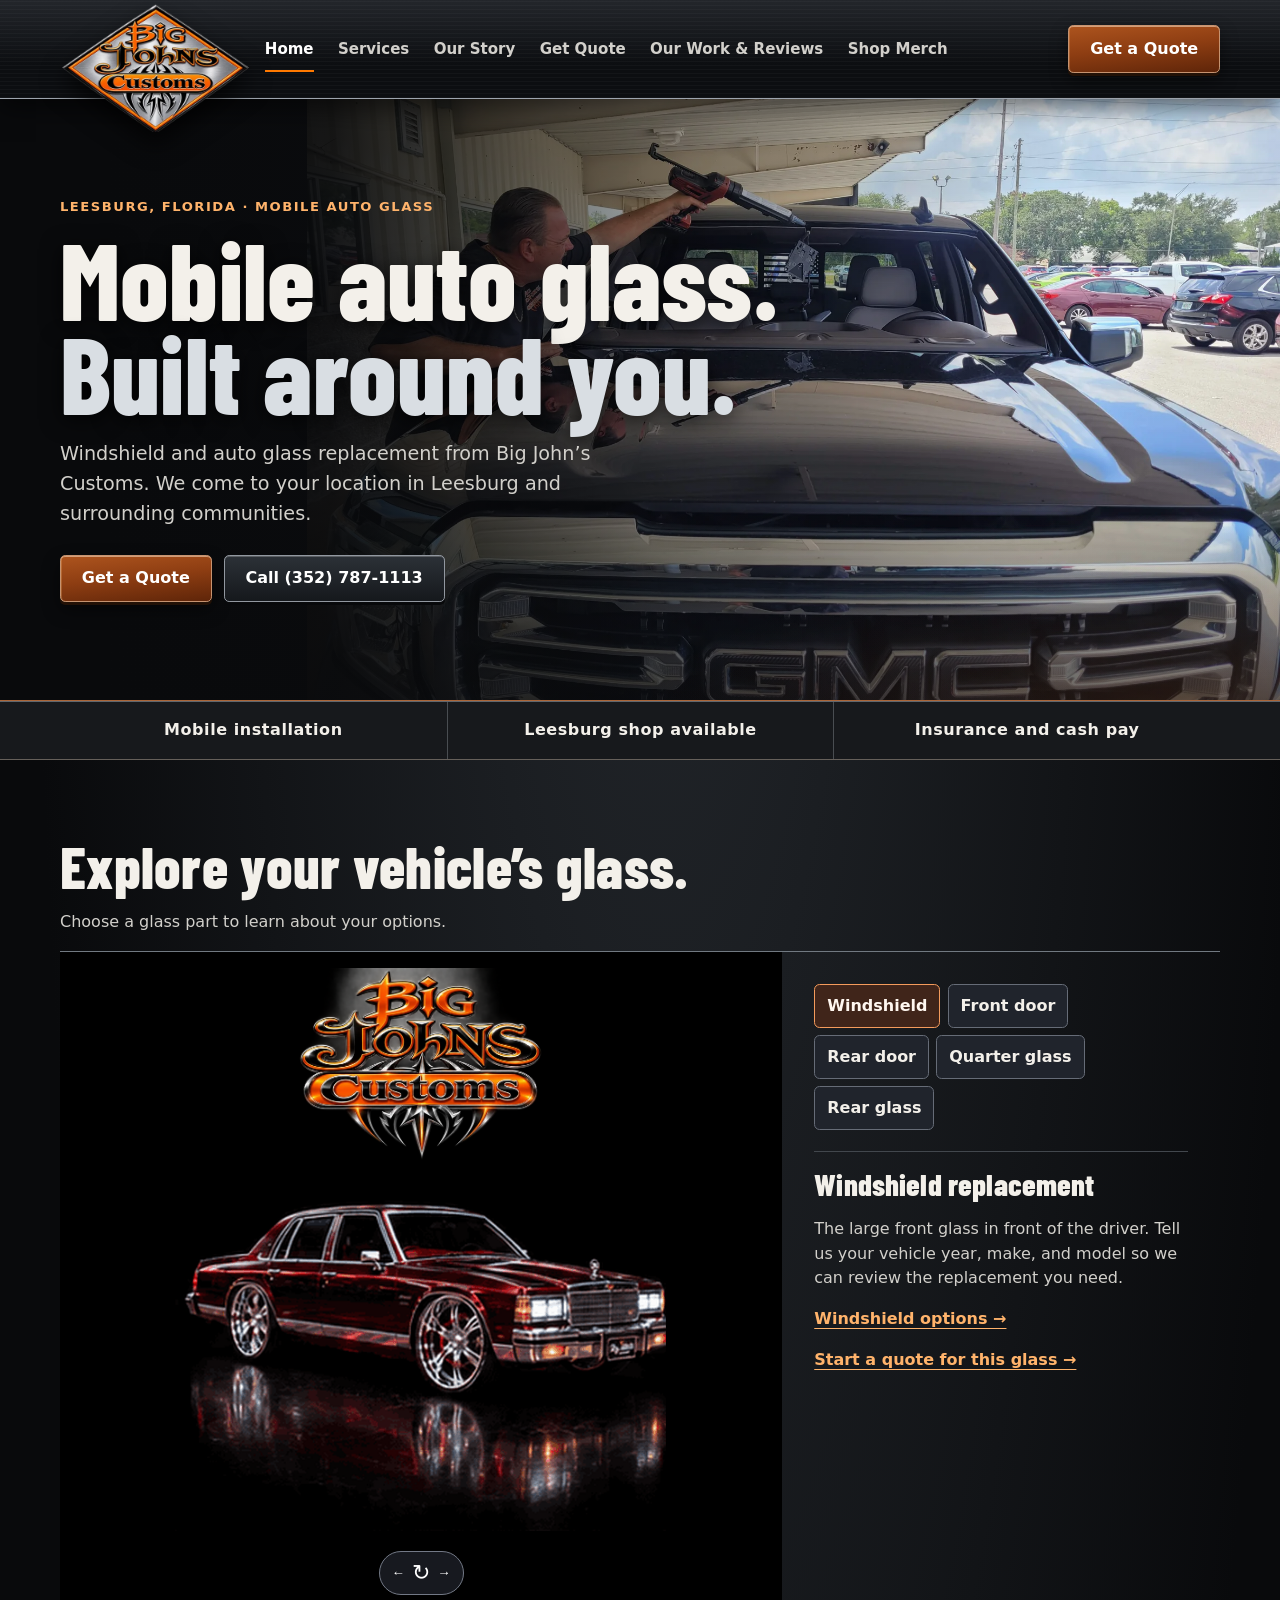
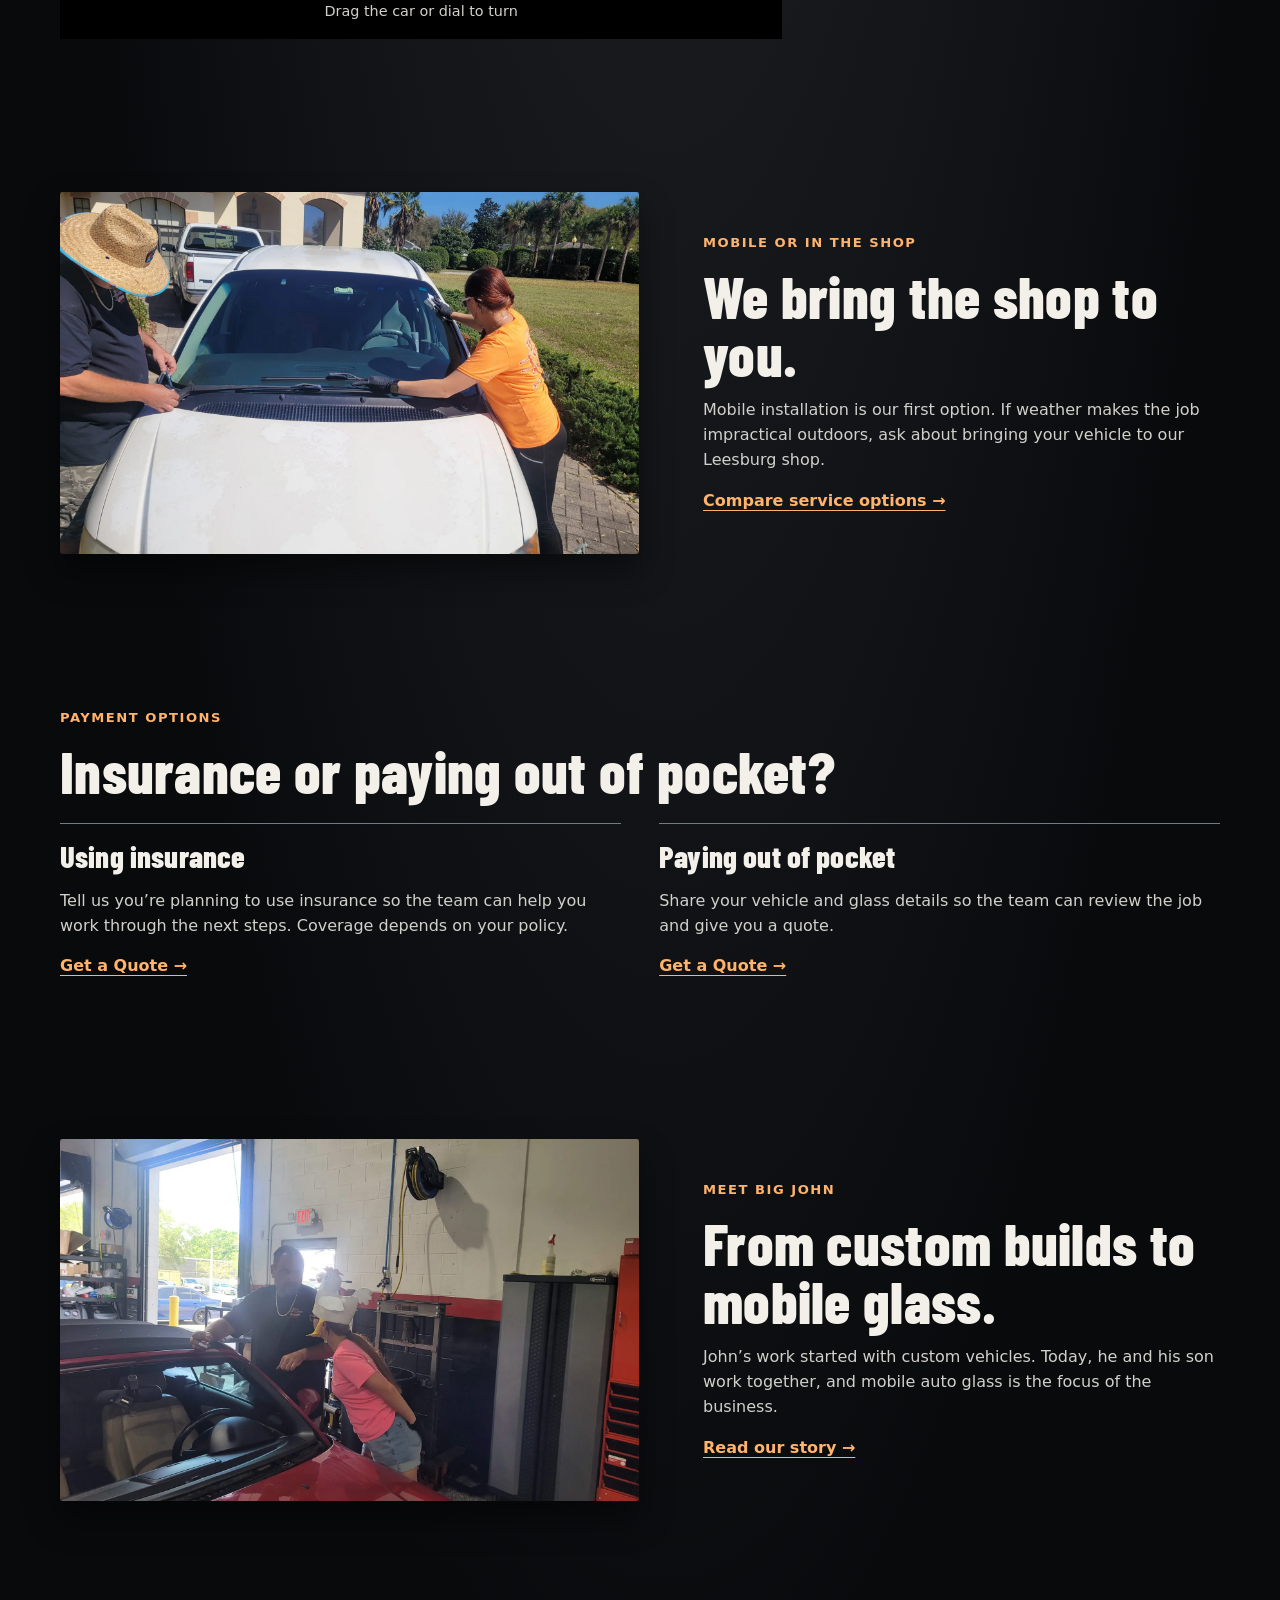
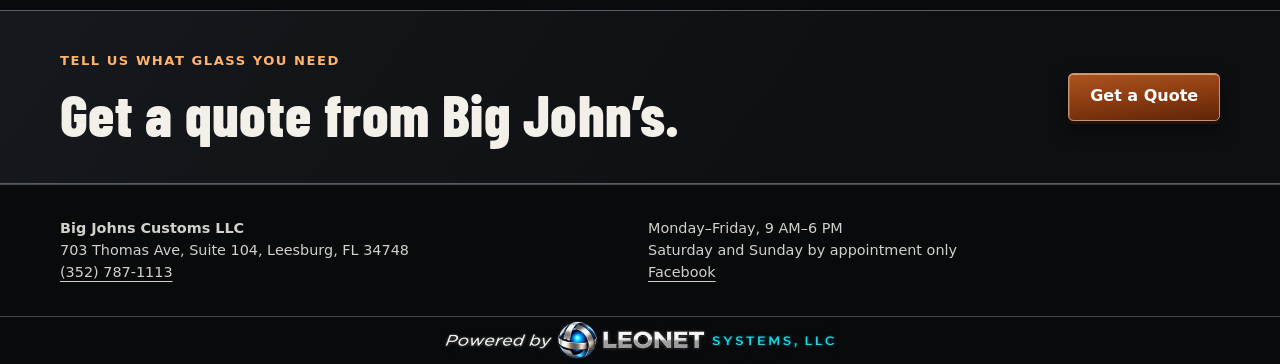
<file: index.html>
<!doctype html>
<html lang="en"><head><meta charset="utf-8"><meta name="viewport" content="width=device-width,initial-scale=1"><meta name="description" content="Mobile windshield replacement and auto glass from Big Johns Customs in Leesburg, Florida."><title>Mobile Auto Glass in Leesburg, FL | Big Johns Customs</title><link rel="stylesheet" href="styles.css"><script src="site.js" defer></script><meta http-equiv="Content-Security-Policy" content="default-src 'self'; form-action 'none'; connect-src 'none'; base-uri 'none'">
</head>
<body><a class="skip" href="#main">Skip to content</a>
<header class="header"><div class="wrap header-inner">
<a class="brand" href="index.html"><img src="assets/big-johns-chrome-header.webp" width="1536" height="1024" decoding="async" alt="Big John’s Customs Auto Glass"></a>
<button class="menu secondary" type="button" aria-expanded="false" aria-controls="navigation" hidden>Menu</button>
<nav id="navigation" aria-label="Main navigation"><a href="index.html" aria-current="page">Home</a><a href="services.html">Services</a><a href="our-story.html">Our Story</a><a href="quote.html">Get Quote</a><a href="our-work.html">Our Work &amp; Reviews</a><a href="merch.html">Shop Merch</a></nav>
<a class="button header-quote" href="quote.html#quote">Get a Quote</a>
</div></header>
<main id="main">
<section class="hero"><img class="hero-photo" src="assets/gmc.webp" alt="Technician working on the windshield of a black GMC" fetchpriority="high">
<div class="wrap hero-copy"><p class="eyebrow">Leesburg, Florida · Mobile auto glass</p><h1>Mobile auto glass.<br><em>Built around you.</em></h1><p>Windshield and auto glass replacement from Big John’s Customs. We come to your location in Leesburg and surrounding communities.</p><div class="actions"><a class="button" href="quote.html#quote">Get a Quote</a><a class="button secondary" href="tel:+13527871113">Call (352) 787-1113</a></div></div></section>
<div class="strip"><div class="wrap strip-grid"><span>Mobile installation</span><span>Leesburg shop available</span><span>Insurance and cash pay</span></div></div>
<section id="glass-explorer" class="wrap block" aria-labelledby="glass-heading">
  <h2 id="glass-heading">Explore your vehicle’s glass.</h2>
  <p>Choose a glass part to learn about your options.</p>
  <div class="glass-explorer">
    <div class="vehicle-stage">
      <img class="glass-studio-emblem" src="assets/glass-studio-display.webp" alt="Big John’s Customs" width="1536" height="1024" loading="lazy" decoding="async"><div class="orbit-window"><img id="glass-vehicle" draggable="false" src="assets/fixed-orbit/00.webp" alt="Burgundy sedan with floor reflection" width="600" height="760"></div>
      <button class="orbit-dial" type="button" aria-label="Rotate car. Drag left or right, use arrow keys, or press Home to reset.">← <span>↻</span> →</button>
      <p class="orbit-hint">Drag the car or dial to turn</p>
    </div>
    <div class="glass-details">
      <div class="glass-parts" role="group" aria-label="Glass parts">
        <button type="button" data-part="windshield" aria-pressed="true">Windshield</button>
        <button type="button" data-part="front-door" aria-pressed="false">Front door</button>
        <button type="button" data-part="rear-door" aria-pressed="false">Rear door</button>
        <button type="button" data-part="quarter" aria-pressed="false">Quarter glass</button>
        <button type="button" data-part="rear" aria-pressed="false">Rear glass</button>
      </div>
      <div class="glass-description" aria-live="polite">
        <h3>Windshield replacement</h3>
        <p>The large front glass in front of the driver. Tell us your vehicle year, make, and model so we can review the replacement you need.</p>
        <a class="text-link" href="services.html#windshield">Windshield options →</a><p><a id="glass-quote" class="text-link" href="quote.html?glass=Windshield#quote">Start a quote for this glass →</a></p>
      </div>
      <noscript><p>Explore <a href="services.html#side">door and side glass</a> or <a href="services.html#rear">rear glass</a>.</p></noscript>
    </div>
  </div>
  <script src="vehicle.js" defer></script>
</section>
<section class="wrap block split"><img src="assets/mobile.webp" alt="Auto glass technicians working on a vehicle" loading="lazy"><div><p class="eyebrow">Mobile or in the shop</p><h2>We bring the shop to you.</h2><p>Mobile installation is our first option. If weather makes the job impractical outdoors, ask about bringing your vehicle to our Leesburg shop.</p><a class="text-link" href="services.html#mobile">Compare service options →</a></div></section>
<section class="wrap block"><p class="eyebrow">Payment options</p><h2>Insurance or paying out of pocket?</h2><div class="cards two"><article><h3>Using insurance</h3><p>Tell us you’re planning to use insurance so the team can help you work through the next steps. Coverage depends on your policy.</p><a href="quote.html?payment=insurance#quote">Get a Quote →</a></article><article><h3>Paying out of pocket</h3><p>Share your vehicle and glass details so the team can review the job and give you a quote.</p><a href="quote.html?payment=cash#quote">Get a Quote →</a></article></div></section>
<section class="wrap block split"><img src="assets/team.webp" alt="People working around a vehicle in the workshop" loading="lazy"><div><p class="eyebrow">Meet Big John</p><h2>From custom builds to mobile glass.</h2><p>John’s work started with custom vehicles. Today, he and his son work together, and mobile auto glass is the focus of the business.</p><a class="text-link" href="our-story.html">Read our story →</a></div></section>
<section class="quote-band"><div class="wrap quote-inner"><div><p class="eyebrow">Tell us what glass you need</p><h2>Get a quote from Big John’s.</h2></div><a class="button" href="quote.html#quote">Get a Quote</a></div></section></main>
<footer class="site-footer"><div class="wrap footer-inner"><div><strong>Big Johns Customs LLC</strong><br>703 Thomas Ave, Suite 104, Leesburg, FL 34748<br><a href="tel:+13527871113">(352) 787-1113</a></div><div>Monday–Friday, 9 AM–6 PM<br>Saturday and Sunday by appointment only<br><a href="https://www.facebook.com/profile.php?id=100064086723256">Facebook</a></div></div><div class="leonet-strip"><a class="leonet-footer" href="https://leonetsystems.com/"><img src="assets/leonet-footer-display.webp" alt="Powered by LeoNet Systems, LLC" width="2048" height="682"></a></div></footer></body></html>
</file>
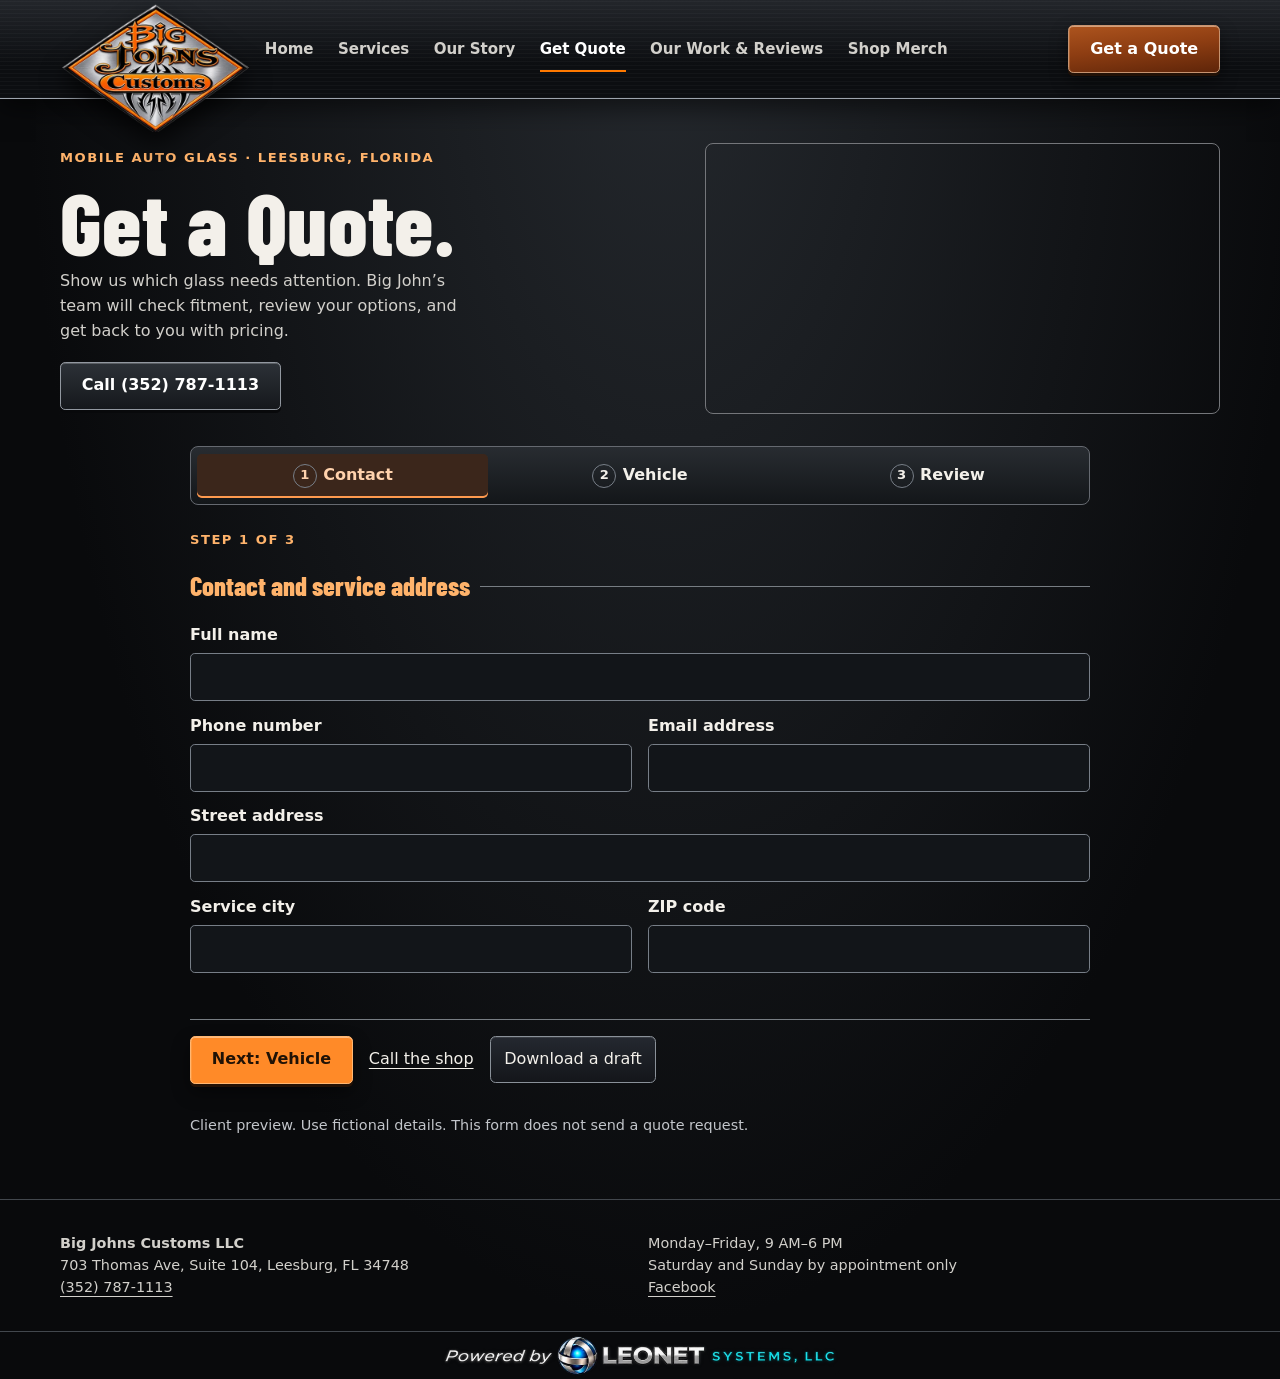
<file: contact.html>
<!doctype html><html lang="en"><head><meta charset="utf-8"><meta name="robots" content="noindex"><meta http-equiv="refresh" content="0; url=quote.html#quote"><title>Get a Quote | Big John's Customs</title></head><body><p><a href="quote.html#quote">Continue to Get a Quote</a></p></body></html>
</file>
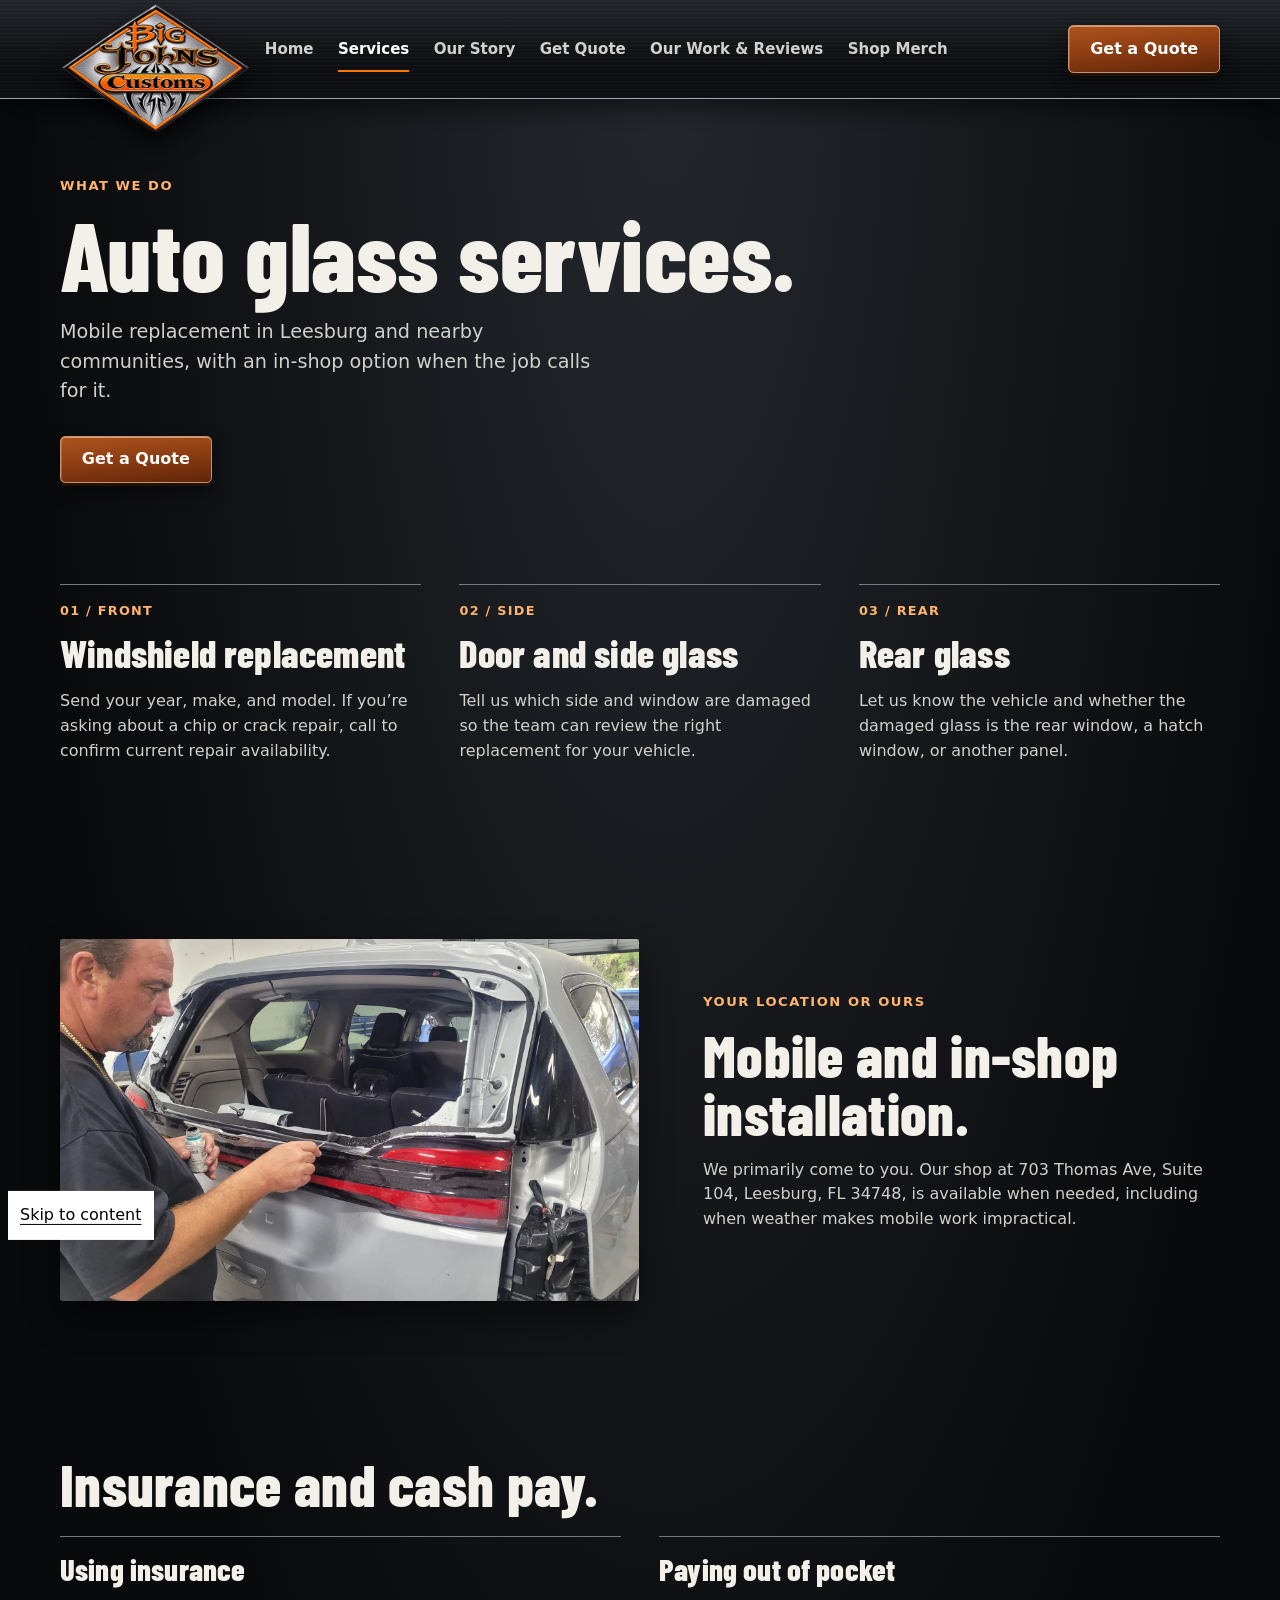
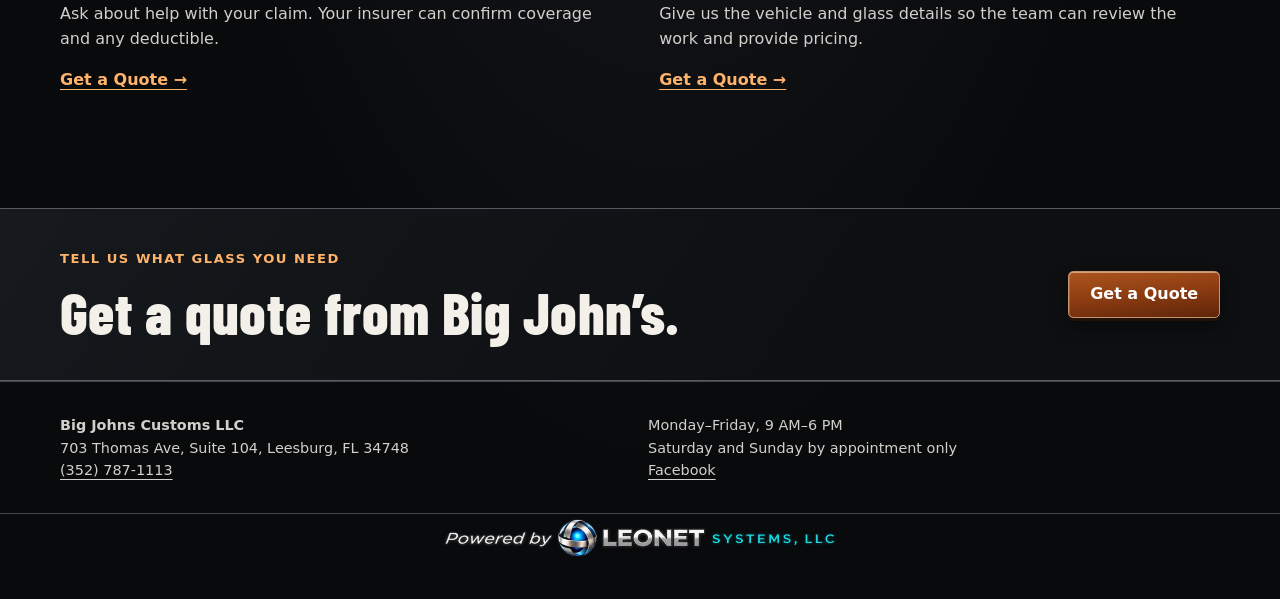
<file: insurance.html>
<!doctype html><html lang="en"><head><meta charset="utf-8"><meta name="robots" content="noindex"><meta http-equiv="refresh" content="0; url=services.html#insurance"><title>Insurance and cash pay | Big John's Customs</title></head><body><p><a href="services.html#insurance">Continue to Insurance and cash pay</a></p></body></html>
</file>
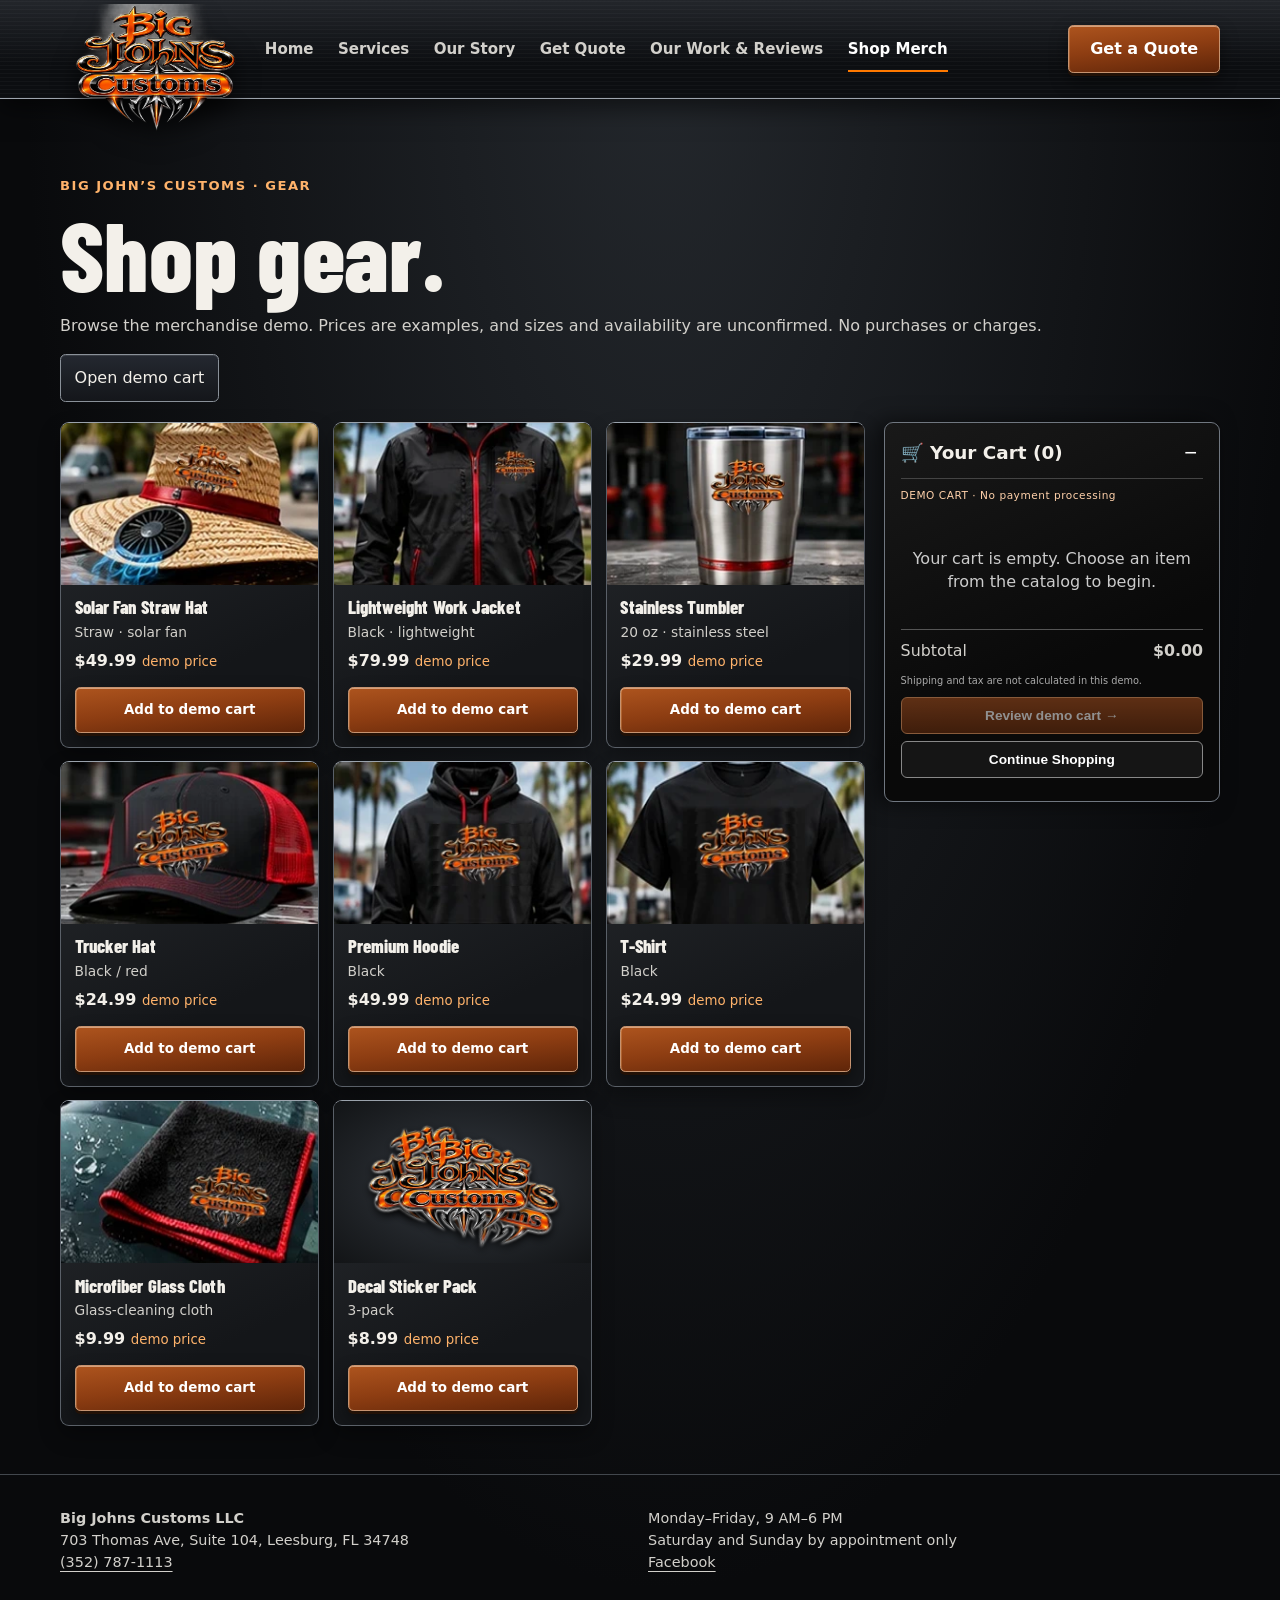
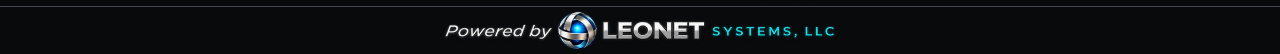
<file: merch.html>
<!doctype html>
<html lang="en">
<head>
  <meta charset="utf-8">
  <meta name="viewport" content="width=device-width, initial-scale=1">
  <meta name="description" content="Browse Big John’s Customs merchandise concepts and preview the demo cart."><title>Big John's Customs | Merch Demo</title>
  <link rel="stylesheet" href="styles.css"><link rel="stylesheet" href="merch.css"><script src="site.js" defer></script>
<meta http-equiv="Content-Security-Policy" content="default-src 'self'; form-action 'none'; connect-src 'none'; base-uri 'none'">
</head>
<body class="merch-page"><a class="skip" href="#main">Skip to content</a><header class="header"><div class="wrap header-inner">
<a class="brand" href="index.html"><img src="assets/glass-studio-display.webp" width="1536" height="1024" decoding="async" alt="Big John’s Customs Auto Glass"></a>
<button class="menu secondary" type="button" aria-expanded="false" aria-controls="navigation" hidden>Menu</button>
<nav id="navigation" aria-label="Main navigation"><a href="index.html">Home</a><a href="services.html">Services</a><a href="our-story.html">Our Story</a><a href="quote.html">Get Quote</a><a href="our-work.html">Our Work &amp; Reviews</a><a href="merch.html" aria-current="page">Shop Merch</a></nav>
<a class="button header-quote" href="quote.html#quote">Get a Quote</a>
</div></header>
  <main class="merch-main" id="main">
<section class="wrap block merch-intro"><p class="eyebrow">Big John’s Customs · Gear</p><h1>Shop gear.</h1><p>Browse the merchandise demo. Prices are examples, and sizes and availability are unconfirmed. No purchases or charges.</p><button type="button" id="cart-open" class="secondary">Open demo cart</button></section><div class="wrap merch-layout"><section class="merch-products" aria-label="Merchandise"><article class="merch-product"><div class="merch-art merch-art-solar" role="img" aria-label="Solar Fan Straw Hat concept with approved Big John’s artwork"><img class="merch-base" src="assets/merch/solar-approved.webp" alt="" loading="lazy" width="270" height="170"></div><div><h2>Solar Fan Straw Hat</h2><p>Straw · solar fan</p><strong>$49.99 <small>demo price</small></strong><button class="button" type="button" data-sku="solar" aria-label="Add Solar Fan Straw Hat to demo cart">Add to demo cart</button></div></article><article class="merch-product"><div class="merch-art merch-art-jacket" role="img" aria-label="Lightweight Work Jacket concept with approved Big John’s artwork"><img class="merch-base" src="assets/merch/jacket-approved.webp" alt="" loading="lazy" width="270" height="170"></div><div><h2>Lightweight Work Jacket</h2><p>Black · lightweight</p><strong>$79.99 <small>demo price</small></strong><button class="button" type="button" data-sku="jacket" aria-label="Add Lightweight Work Jacket to demo cart">Add to demo cart</button></div></article><article class="merch-product"><div class="merch-art merch-art-tumbler" role="img" aria-label="Stainless Tumbler concept with approved Big John’s artwork"><img class="merch-base" src="assets/merch/tumbler-approved.webp" alt="" loading="lazy" width="270" height="170"></div><div><h2>Stainless Tumbler</h2><p>20 oz · stainless steel</p><strong>$29.99 <small>demo price</small></strong><button class="button" type="button" data-sku="tumbler" aria-label="Add Stainless Tumbler to demo cart">Add to demo cart</button></div></article><article class="merch-product"><div class="merch-art merch-art-trucker" role="img" aria-label="Trucker Hat concept with approved Big John’s artwork"><img class="merch-base" src="assets/merch/trucker-approved.webp" alt="" loading="lazy" width="270" height="170"></div><div><h2>Trucker Hat</h2><p>Black / red</p><strong>$24.99 <small>demo price</small></strong><button class="button" type="button" data-sku="trucker" aria-label="Add Trucker Hat to demo cart">Add to demo cart</button></div></article><article class="merch-product"><div class="merch-art merch-art-hoodie" role="img" aria-label="Premium Hoodie concept with approved Big John’s artwork"><img class="merch-base" src="assets/merch/hoodie-approved.webp" alt="" loading="lazy" width="270" height="170"></div><div><h2>Premium Hoodie</h2><p>Black</p><strong>$49.99 <small>demo price</small></strong><button class="button" type="button" data-sku="hoodie" aria-label="Add Premium Hoodie to demo cart">Add to demo cart</button></div></article><article class="merch-product"><div class="merch-art merch-art-tee" role="img" aria-label="T-Shirt concept with approved Big John’s artwork"><img class="merch-base" src="assets/merch/tee-approved.webp" alt="" loading="lazy" width="270" height="170"></div><div><h2>T-Shirt</h2><p>Black</p><strong>$24.99 <small>demo price</small></strong><button class="button" type="button" data-sku="tee" aria-label="Add T-Shirt to demo cart">Add to demo cart</button></div></article><article class="merch-product"><div class="merch-art merch-art-cloth" role="img" aria-label="Microfiber Glass Cloth concept with approved Big John’s artwork"><img class="merch-base" src="assets/merch/cloth-approved.webp" alt="" loading="lazy" width="270" height="170"></div><div><h2>Microfiber Glass Cloth</h2><p>Glass-cleaning cloth</p><strong>$9.99 <small>demo price</small></strong><button class="button" type="button" data-sku="cloth" aria-label="Add Microfiber Glass Cloth to demo cart">Add to demo cart</button></div></article><article class="merch-product"><div class="merch-art merch-art-stickers" role="img" aria-label="Decal Sticker Pack concept with approved Big John’s artwork"><span class="merch-decal-stack"><img class="merch-approved-mark" src="assets/merch/approved-emblem-display.webp" alt="" loading="lazy" width="1536" height="1024"><img class="merch-approved-mark" src="assets/merch/approved-emblem-display.webp" alt="" loading="lazy" width="1536" height="1024"><img class="merch-approved-mark" src="assets/merch/approved-emblem-display.webp" alt="" loading="lazy" width="1536" height="1024"></span></div><div><h2>Decal Sticker Pack</h2><p>3-pack</p><strong>$8.99 <small>demo price</small></strong><button class="button" type="button" data-sku="stickers" aria-label="Add Decal Sticker Pack to demo cart">Add to demo cart</button></div></article></section>        <section class="cart" id="cart" aria-label="Shopping cart">
          <header class="cart-head"><strong>🛒 Your Cart <span id="cart-count">(0)</span></strong><button type="button" id="cart-collapse" class="icon-btn" aria-label="Minimize cart">−</button></header>
          <div class="cart-badge">DEMO CART · No payment processing</div>
          <div id="cart-items" class="cart-items" aria-live="polite"></div>
          <footer class="cart-footer">
            <div class="cost-row"><span>Subtotal</span><strong id="subtotal">$0.00</strong></div>
            <p class="cart-disclaimer">Shipping and tax are not calculated in this demo.</p>
            <button type="button" class="checkout" id="checkout">Review demo cart →</button>
            <button type="button" class="continue" id="continue">Continue Shopping</button>
          </footer>
        </section>
    </div>
  </main><footer class="site-footer"><div class="wrap footer-inner"><div><strong>Big Johns Customs LLC</strong><br>703 Thomas Ave, Suite 104, Leesburg, FL 34748<br><a href="tel:+13527871113">(352) 787-1113</a></div><div>Monday–Friday, 9 AM–6 PM<br>Saturday and Sunday by appointment only<br><a href="https://www.facebook.com/profile.php?id=100064086723256">Facebook</a></div></div><div class="leonet-strip"><a class="leonet-footer" href="https://leonetsystems.com/"><img src="assets/leonet-footer-display.webp" alt="Powered by LeoNet Systems, LLC" width="2048" height="682"></a></div></footer>
  <dialog id="checkout-dialog" aria-labelledby="checkout-title">
    <h2 id="checkout-title">Demo checkout</h2>
    <p>This is a demonstration. No order is placed, no payment details are collected, and you will not be charged.</p>
    <p id="checkout-summary"></p>
    <button type="button" id="checkout-close" class="checkout">Return to Merch Store</button>
  </dialog>
  <script src="merch.js" defer></script>
</body>
</html>
</file>
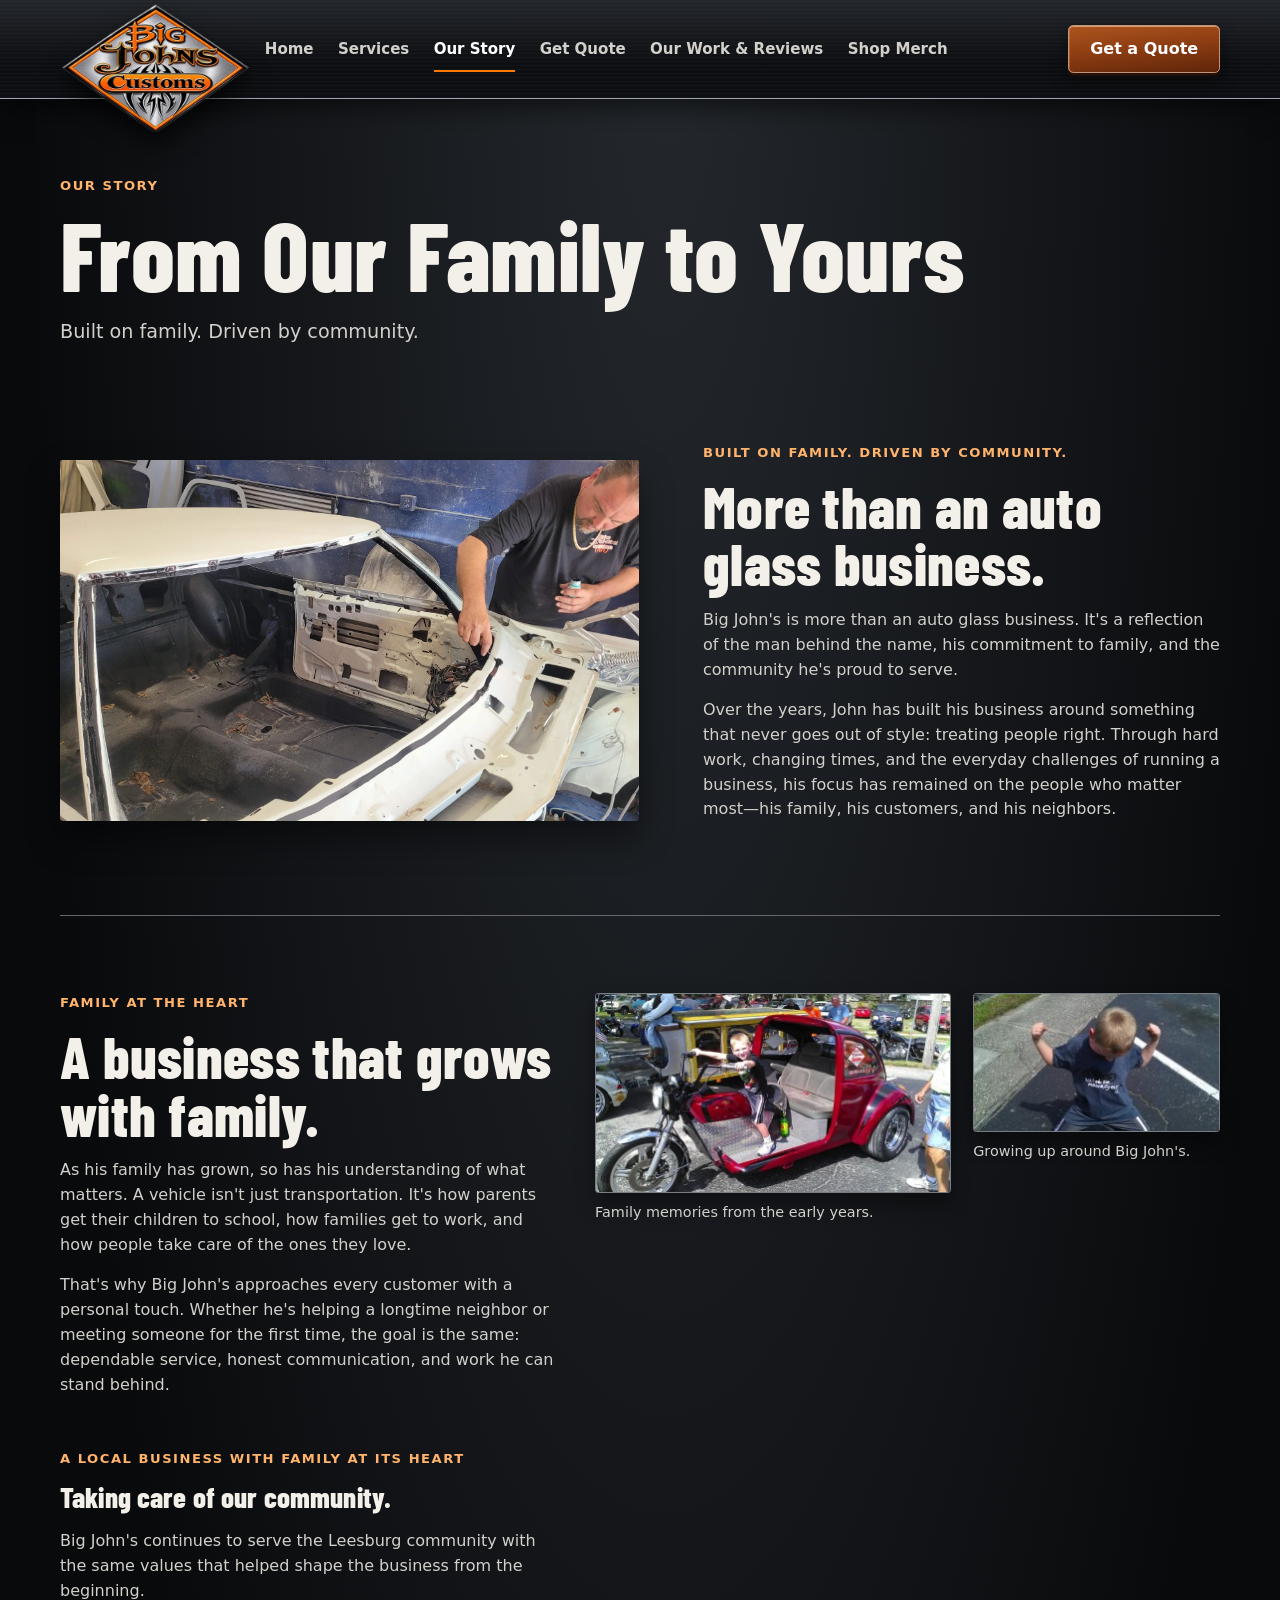
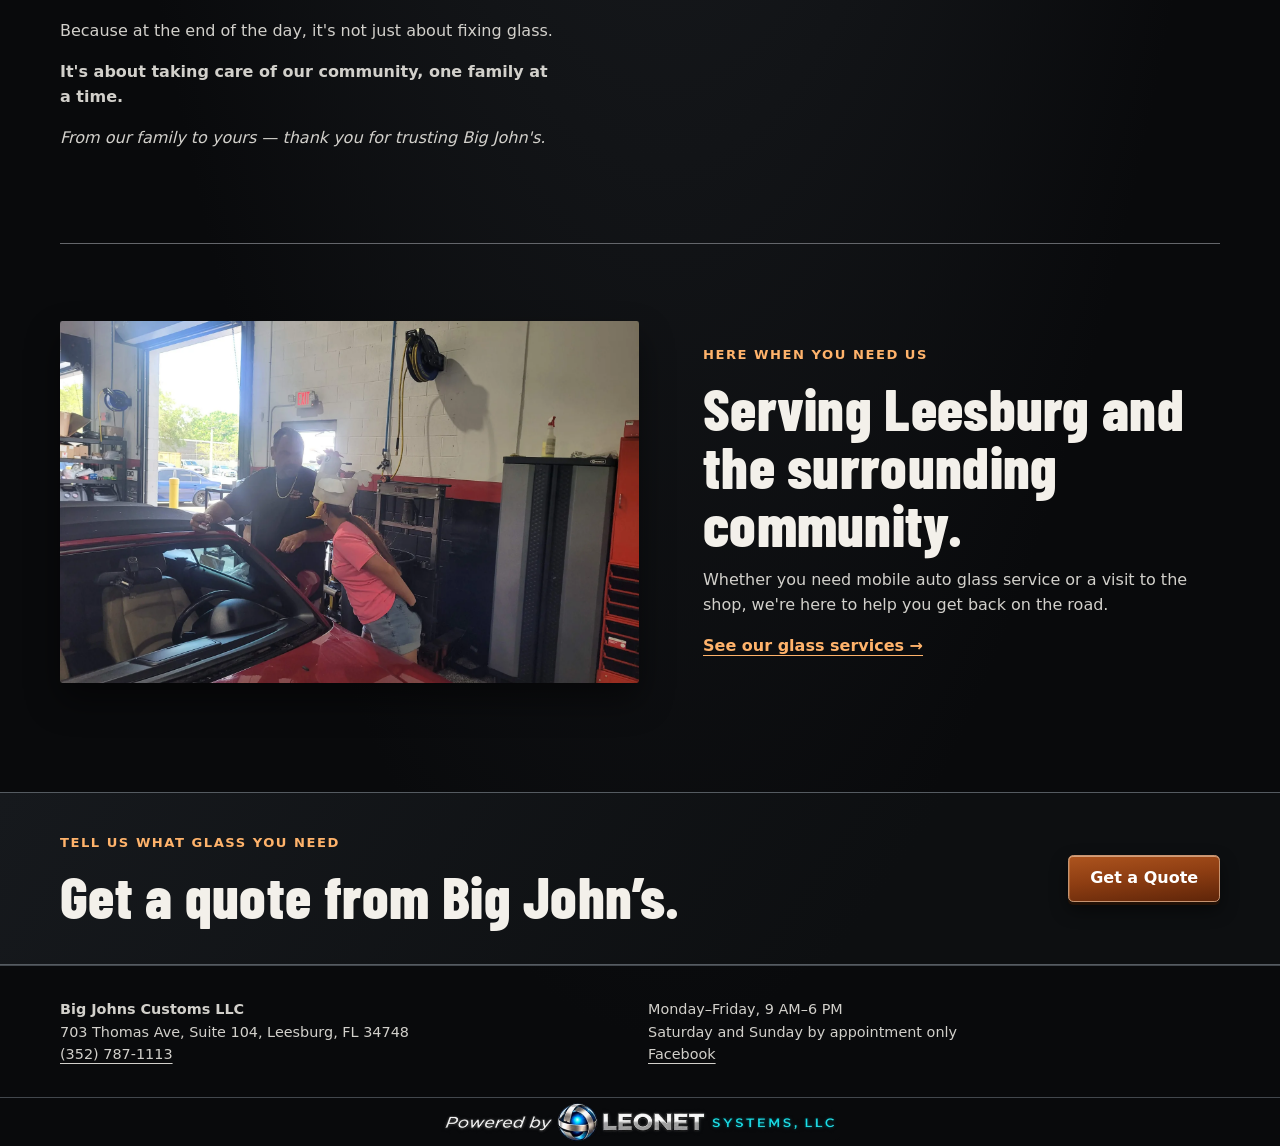
<file: our-story.html>
<!doctype html>
<html lang="en"><head><meta charset="utf-8"><meta name="viewport" content="width=device-width,initial-scale=1"><meta name="description" content="Meet the family behind Big John’s Customs and the community values that guide our auto glass service."><title>From Our Family to Yours | Big Johns Customs</title><link rel="stylesheet" href="styles.css"><link rel="stylesheet" href="our-story.css"><script src="site.js" defer></script><meta http-equiv="Content-Security-Policy" content="default-src 'self'; form-action 'none'; connect-src 'none'; base-uri 'none'">
</head>
<body><a class="skip" href="#main">Skip to content</a>
<header class="header"><div class="wrap header-inner">
<a class="brand" href="index.html"><img src="assets/big-johns-chrome-header.webp" width="1536" height="1024" decoding="async" alt="Big John’s Customs Auto Glass"></a>
<button class="menu secondary" type="button" aria-expanded="false" aria-controls="navigation" hidden>Menu</button>
<nav id="navigation" aria-label="Main navigation"><a href="index.html">Home</a><a href="services.html">Services</a><a href="our-story.html" aria-current="page">Our Story</a><a href="quote.html">Get Quote</a><a href="our-work.html">Our Work &amp; Reviews</a><a href="merch.html">Shop Merch</a></nav>
<a class="button header-quote" href="quote.html#quote">Get a Quote</a>
</div></header>
<main id="main">
<section class="wrap intro"><p class="eyebrow">Our Story</p><h1>From Our Family to Yours</h1><p>Built on family. Driven by community.</p></section>
<section class="wrap block split"><img src="assets/custom.webp" alt="Custom automotive work at Big John’s" loading="lazy"><div><p class="eyebrow">Built on Family. Driven by Community.</p><h2>More than an auto glass business.</h2><p>Big John's is more than an auto glass business. It's a reflection of the man behind the name, his commitment to family, and the community he's proud to serve.</p><p>Over the years, John has built his business around something that never goes out of style: treating people right. Through hard work, changing times, and the everyday challenges of running a business, his focus has remained on the people who matter most—his family, his customers, and his neighbors.</p></div></section>
<section class="wrap block family-story" aria-labelledby="family-title"><div class="family-story-copy"><p class="eyebrow">Family at the heart</p><h2 id="family-title">A business that grows with family.</h2><p>As his family has grown, so has his understanding of what matters. A vehicle isn't just transportation. It's how parents get their children to school, how families get to work, and how people take care of the ones they love.</p><p>That's why Big John's approaches every customer with a personal touch. Whether he's helping a longtime neighbor or meeting someone for the first time, the goal is the same: dependable service, honest communication, and work he can stand behind.</p></div><div class="family-photos"><figure><img src="assets/lj-childhood-trike.jpg" width="356" height="199" alt="Young LJ sitting on a custom trike" loading="lazy" decoding="async"><figcaption>Family memories from the early years.</figcaption></figure><figure><img src="assets/lj-childhood-hulk.jpg" width="247" height="138" alt="Young LJ posing with his arms raised" loading="lazy" decoding="async"><figcaption>Growing up around Big John's.</figcaption></figure></div><div class="family-story-today"><p class="eyebrow">A Local Business With Family at Its Heart</p><h3>Taking care of our community.</h3><p>Big John's continues to serve the Leesburg community with the same values that helped shape the business from the beginning.</p><p>Because at the end of the day, it's not just about fixing glass.</p><p><strong>It's about taking care of our community, one family at a time.</strong></p><p><em>From our family to yours — thank you for trusting Big John's.</em></p></div></section>
<section class="wrap block split"><img src="assets/team.webp" alt="Automotive team working around a vehicle" loading="lazy"><div><p class="eyebrow">Here when you need us</p><h2>Serving Leesburg and the surrounding community.</h2><p>Whether you need mobile auto glass service or a visit to the shop, we're here to help you get back on the road.</p><a class="text-link" href="services.html">See our glass services →</a></div></section>
<section class="quote-band"><div class="wrap quote-inner"><div><p class="eyebrow">Tell us what glass you need</p><h2>Get a quote from Big John’s.</h2></div><a class="button" href="quote.html#quote">Get a Quote</a></div></section></main>
<footer class="site-footer"><div class="wrap footer-inner"><div><strong>Big Johns Customs LLC</strong><br>703 Thomas Ave, Suite 104, Leesburg, FL 34748<br><a href="tel:+13527871113">(352) 787-1113</a></div><div>Monday–Friday, 9 AM–6 PM<br>Saturday and Sunday by appointment only<br><a href="https://www.facebook.com/profile.php?id=100064086723256">Facebook</a></div></div><div class="leonet-strip"><a class="leonet-footer" href="https://leonetsystems.com/"><img src="assets/leonet-footer-display.webp" alt="Powered by LeoNet Systems, LLC" width="2048" height="682"></a></div></footer></body></html>
</file>
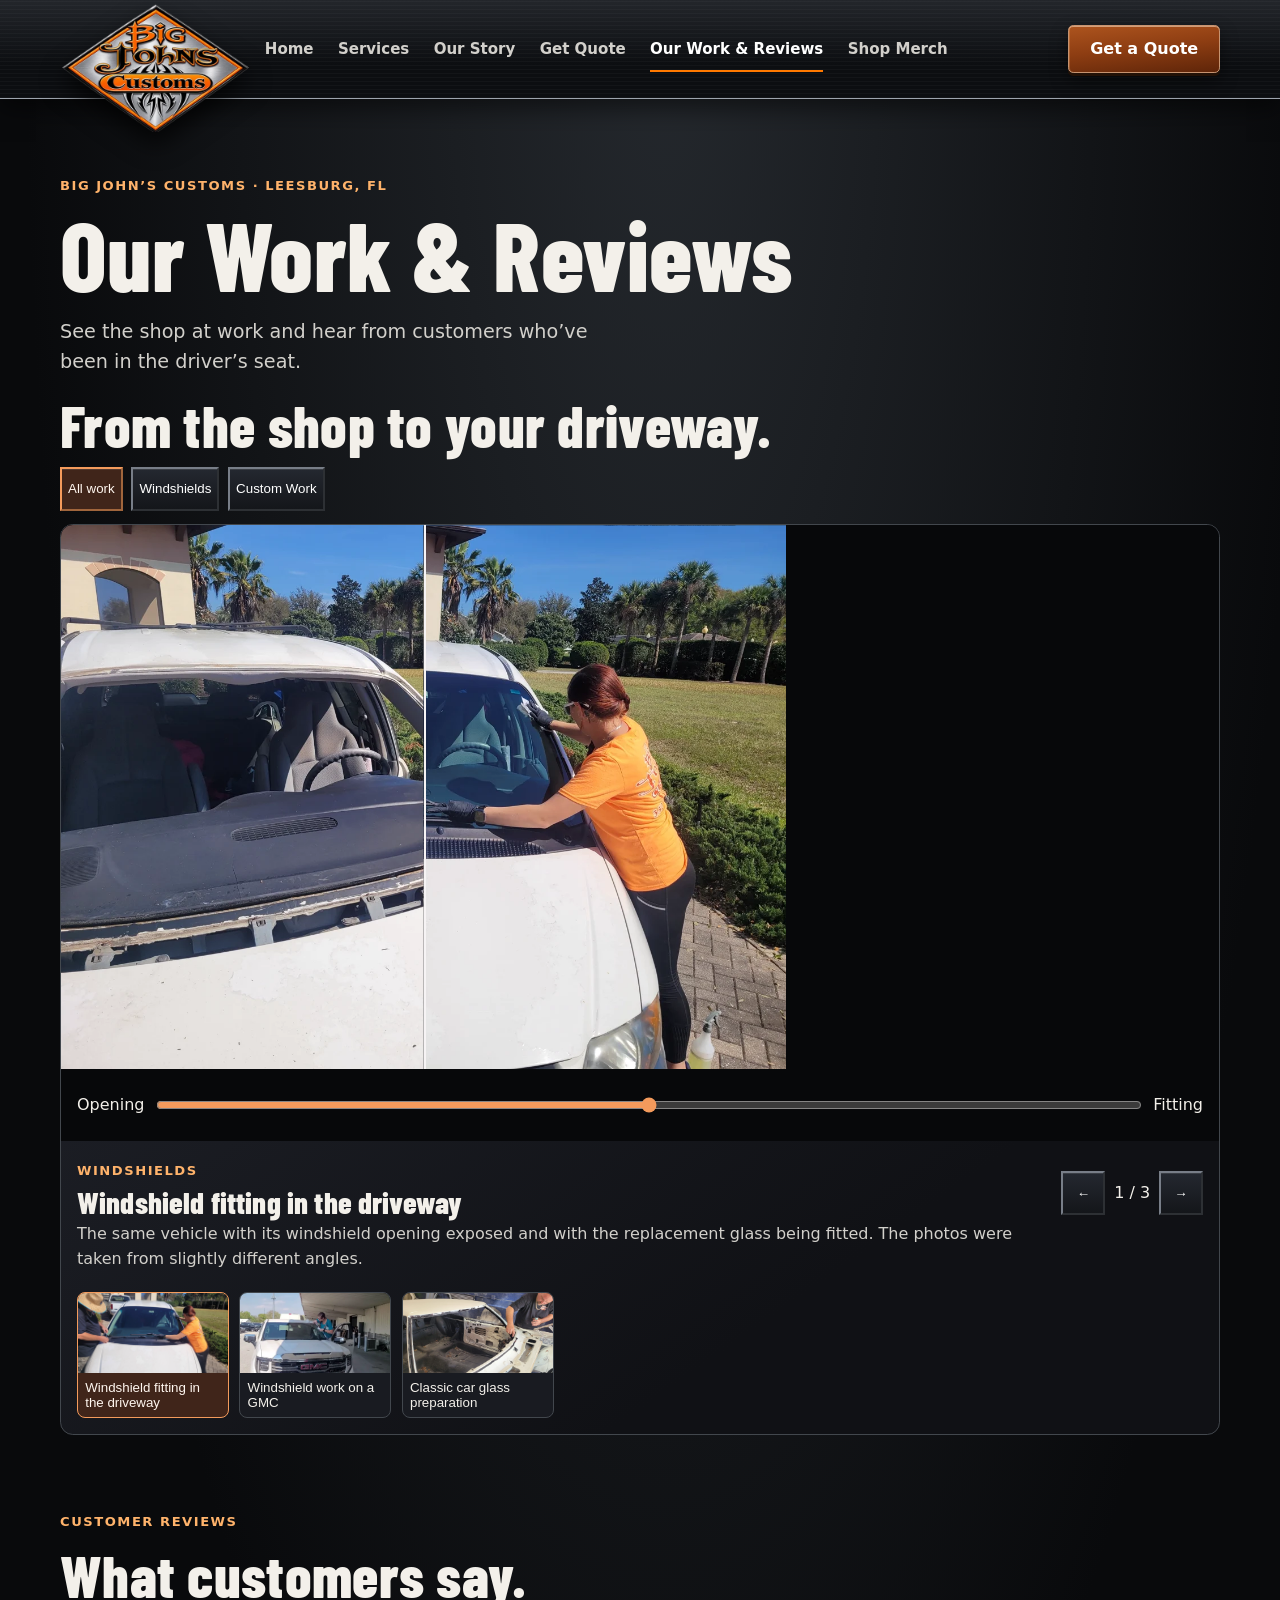
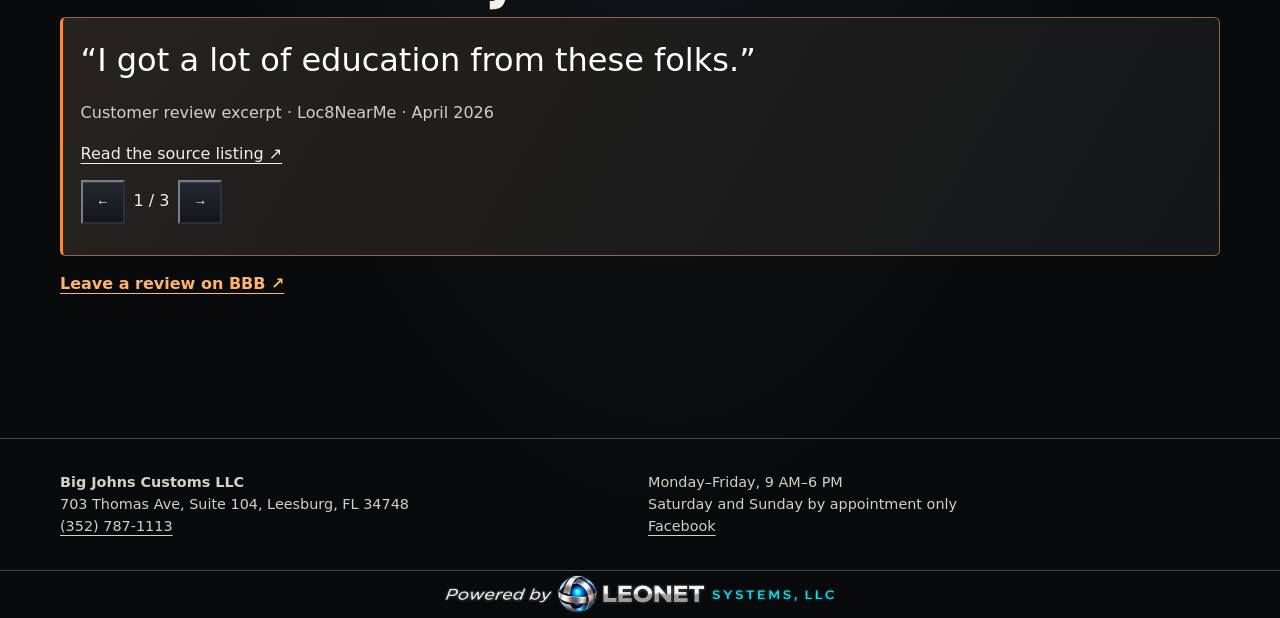
<file: our-work.html>
<!doctype html><html lang="en"><head><meta charset="utf-8"><meta name="viewport" content="width=device-width,initial-scale=1"><meta name="description" content="See Big John’s mobile and in-shop auto glass work in Leesburg, Florida, and read sourced customer reviews."><title>Our Work &amp; Reviews | Big Johns Customs</title><link rel="stylesheet" href="styles.css"><link rel="stylesheet" href="enhancement.css"><script src="site.js" defer></script><script src="our-work.js" defer></script><meta http-equiv="Content-Security-Policy" content="default-src 'self'; form-action 'none'; connect-src 'none'; base-uri 'none'">
</head><body><a class="skip" href="#main">Skip to content</a>
<header class="header"><div class="wrap header-inner">
<a class="brand" href="index.html"><img src="assets/big-johns-chrome-header.webp" width="1536" height="1024" decoding="async" alt="Big John’s Customs Auto Glass"></a>
<button class="menu secondary" type="button" aria-expanded="false" aria-controls="navigation" hidden>Menu</button>
<nav id="navigation" aria-label="Main navigation"><a href="index.html">Home</a><a href="services.html">Services</a><a href="our-story.html">Our Story</a><a href="quote.html">Get Quote</a><a href="our-work.html" aria-current="page">Our Work &amp; Reviews</a><a href="merch.html">Shop Merch</a></nav>
<a class="button header-quote" href="quote.html#quote">Get a Quote</a>
</div></header>
<main id="main" class="wrap work-page">
<section class="intro"><p class="eyebrow">Big John’s Customs · Leesburg, FL</p><h1>Our Work &amp; Reviews</h1><p>See the shop at work and hear from customers who’ve been in the driver’s seat.</p></section>
<section aria-labelledby="work-heading">
<h2 id="work-heading">From the shop to your driveway.</h2>
<div class="work-controls" id="work-filters" role="group" aria-label="Filter work by category">
<button class="secondary" type="button" aria-pressed="true" data-category="all">All work</button>
<button class="secondary" type="button" aria-pressed="false" data-category="Windshields">Windshields</button>


<button class="secondary" type="button" aria-pressed="false" data-category="Custom Work">Custom Work</button>
</div>
<div class="work-gallery" role="region" aria-label="Auto glass work carousel">
<div id="work-stage" class="work-stage" tabindex="0" aria-label="Work preview. Use left and right arrows to browse."></div>
<div class="work-caption"><div><p class="eyebrow" id="work-category"></p><h3 id="work-title" aria-live="polite"></h3><p id="work-note"></p></div>
<div id="work-arrows" class="work-controls" aria-label="Gallery navigation"><button class="secondary" type="button" id="work-prev" aria-label="Previous job">←</button><span id="work-count" role="status"></span><button class="secondary" type="button" id="work-next" aria-label="Next job">→</button></div></div>
<div class="work-thumbs" id="work-thumbs" aria-label="Gallery thumbnails"></div>
</div>
<dialog class="work-lightbox" id="work-lightbox"><button class="secondary" type="button" id="work-close">Close photo</button><img alt=""></dialog>
</section>
<section class="block" aria-labelledby="review-heading">
<p class="eyebrow">Customer reviews</p><h2 id="review-heading">What customers say.</h2>
<div class="form-panel review-card enhancement-review">
<blockquote id="review-quote" aria-live="polite"></blockquote>
<p id="review-credit"></p>
<a href="https://www.loc8nearme.com/florida/leesburg/big-johns-customs/8178378/" target="_blank" rel="noopener noreferrer">Read the source listing ↗</a>
<div class="work-controls"><button class="secondary" type="button" id="review-prev" aria-label="Previous review">←</button><span id="review-count" role="status"></span><button class="secondary" type="button" id="review-next" aria-label="Next review">→</button></div>
</div>
<p><a class="text-link" href="https://www.bbb.org/us/fl/leesburg/profile/windshield-replacement/big-johns-customs-llc-0733-235961268/leave-a-review" target="_blank" rel="noopener noreferrer">Leave a review on BBB ↗</a></p>
</section>
</main>
<footer class="site-footer"><div class="wrap footer-inner"><div><strong>Big Johns Customs LLC</strong><br>703 Thomas Ave, Suite 104, Leesburg, FL 34748<br><a href="tel:+13527871113">(352) 787-1113</a></div><div>Monday–Friday, 9 AM–6 PM<br>Saturday and Sunday by appointment only<br><a href="https://www.facebook.com/profile.php?id=100064086723256">Facebook</a></div></div><div class="leonet-strip"><a class="leonet-footer" href="https://leonetsystems.com/"><img src="assets/leonet-footer-display.webp" alt="Powered by LeoNet Systems, LLC" width="2048" height="682"></a></div></footer>
</body></html>
</file>
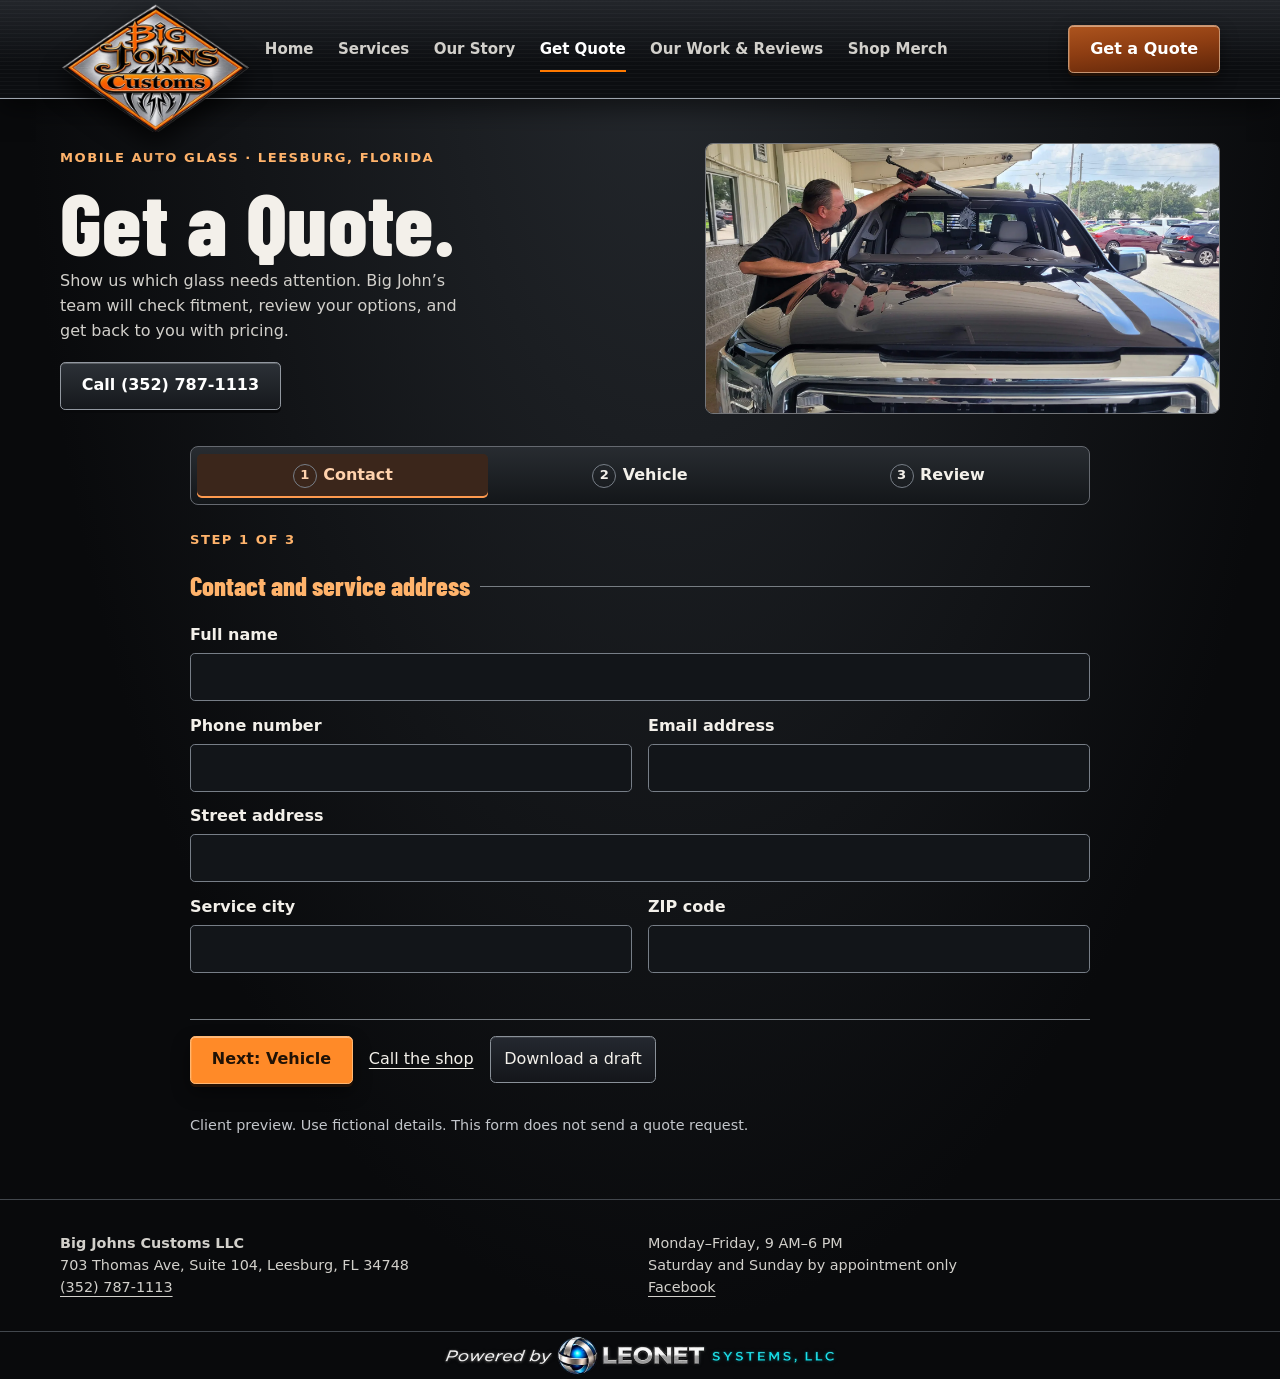
<file: quote.html>
<!doctype html><html lang="en"><head><meta charset="utf-8"><meta name="viewport" content="width=device-width,initial-scale=1"><meta http-equiv="Content-Security-Policy" content="default-src 'self'; connect-src https://vpic.nhtsa.dot.gov; img-src 'self' blob:; form-action 'none'; base-uri 'none'"><meta name="description" content="Request a mobile or in-shop auto glass quote from Big John’s Customs in Leesburg, Florida."><title>Get a Quote | Big John’s Customs Auto Glass</title><link rel="stylesheet" href="styles.css"><link rel="stylesheet" href="quote.css"><script src="site.js" defer></script><script src="quote.js" type="module"></script></head><body class="quote-page"><a class="skip" href="#main">Skip to content</a>
<header class="header"><div class="wrap header-inner">
<a class="brand" href="index.html"><img src="assets/big-johns-chrome-header.webp" width="1536" height="1024" decoding="async" alt="Big John’s Customs Auto Glass"></a>
<button class="menu secondary" type="button" aria-expanded="false" aria-controls="navigation" hidden>Menu</button>
<nav id="navigation" aria-label="Main navigation"><a href="index.html">Home</a><a href="services.html">Services</a><a href="our-story.html">Our Story</a><a href="quote.html" aria-current="page">Get Quote</a><a href="our-work.html">Our Work &amp; Reviews</a><a href="merch.html">Shop Merch</a></nav>
<a class="button header-quote" href="quote.html#quote">Get a Quote</a>
</div></header>

<main id="main">
<section class="wrap quote-hero">
 <div><p class="eyebrow">Mobile auto glass · Leesburg, Florida</p><h1>Get a Quote.</h1><p>Show us which glass needs attention. Big John’s team will check fitment, review your options, and get back to you with pricing.</p><div class="quote-hero-actions"><a class="button secondary" href="tel:+13527871113">Call (352) 787-1113</a></div></div>
 <img src="assets/gmc.webp" alt="Big John’s auto glass work on a GMC" decoding="async">
</section>
<section class="wrap quote-workbench" id="quote" aria-label="Quote request">
 <ol class="quote-progress" aria-label="Quote progress"><li aria-current="step"><span>1</span> Contact</li><li><span>2</span> Vehicle</li><li><span>3</span> Review</li></ol>
 <div class="quote-guide-link"><p id="quote-step-label" class="eyebrow">Step 1 of 3</p></div>
 <form id="quote-request" class="form-panel">
  <fieldset id="customer"><legend>Contact and service address</legend>
   <div class="quote-grid">
    <label class="quote-wide">Full name<input name="name" required maxlength="100" autocomplete="name"></label>
    <label>Phone number<input name="phone" type="tel" required maxlength="32" autocomplete="tel"></label>
    <label>Email address<input name="email" type="email" required maxlength="180" autocomplete="email"></label>
    <label class="quote-wide">Street address<input name="address" required maxlength="180" autocomplete="street-address"></label>
    <label>Service city<input name="city" required maxlength="80" autocomplete="address-level2"></label>
    <label>ZIP code<input name="zip" required inputmode="numeric" pattern="[0-9]{5}(-[0-9]{4})?" maxlength="10" autocomplete="postal-code"></label>
   </div>
  </fieldset>
  <fieldset id="vehicle" hidden><legend>Vehicle and glass</legend>
   <p>Decode your VIN or enter your vehicle below.</p>
   <div class="quote-vin"><label>VIN <small>(optional)</small><input name="vin" maxlength="17" autocomplete="off" autocapitalize="characters" spellcheck="false" aria-describedby="vin-help"></label><button type="button" class="secondary" id="decode-vin">Decode VIN</button></div>
   <p id="vin-help" class="quote-hint">VIN lookup sends only the VIN to NHTSA. We’ll verify glass fitment and any sensor or calibration requirements.</p><p id="vin-result" role="status"></p>
   <div class="quote-grid quote-vehicle"><label>Year<input name="year" required inputmode="numeric" pattern="[0-9]{4}" maxlength="4" placeholder="2020"></label><label>Make<input name="make" required maxlength="60" placeholder="Honda"></label><label>Model<input name="model" required maxlength="60" placeholder="Accord"></label></div>
   <label>Glass requiring attention<select name="glass" required><option value="">Choose glass</option><option>Windshield</option><option>Rear glass</option><option>Driver side</option><option>Passenger side</option><option>Quarter / vent glass</option><option>Unsure</option></select></label>
   <label>Damage description <small>(optional)</small><textarea name="damage" rows="2" maxlength="700" placeholder="Tell us what you’re seeing"></textarea></label>
   <div class="quote-photo-box">
    <label>Damage photos <small>(optional preview)</small><input id="quote-photos" type="file" accept="image/jpeg,image/png,image/webp" multiple aria-describedby="quote-photo-help"></label>
    <p id="quote-photo-help" class="quote-hint">Preview up to three JPG, PNG, or WebP photos, up to 8 MB each. Photos stay on this device. Call the shop for instructions to share them.</p>
    <button class="secondary" type="button" id="clear-photos" hidden>Clear photos</button>
    <p id="quote-photo-status" role="status"></p><div id="quote-photo-previews" class="quote-photo-previews"></div>
   </div>
  </fieldset>
  <fieldset id="service" hidden><legend>Service preferences</legend>
   <div class="quote-grid">
    <label>Payment<select name="payment" required><option value="">Choose payment preference</option><option value="insurance">Insurance</option><option value="cash">Cash</option><option value="considering">Considering cash</option></select></label>
    <label id="carrier-field" hidden>Insurance carrier<input name="carrier" maxlength="100" disabled></label>
    <label>Repair or replace preference<select name="preference" required><option value="">Choose a preference</option><option>Repair</option><option>Replace</option><option>Not sure</option></select></label>
    <label>Service type<select name="service" required><option value="">Choose a service type</option><option>Mobile service</option><option>Shop visit</option></select></label>
    <label>Preferred installation date or timeframe<input name="timeframe" required maxlength="100" placeholder="For example, next Tuesday afternoon"></label>
   </div>
   <p class="quote-hint">John will review the damage and recommend the appropriate service. The shop will confirm your appointment.</p>
   <label>Scheduling or location notes <small>(optional)</small><textarea name="notes" rows="2" maxlength="700" placeholder="Parking, gate access, or preferred times"></textarea></label>
   <section class="quote-review" aria-labelledby="quote-review-title"><h2 id="quote-review-title">Review your request</h2><dl id="quote-summary"></dl></section>
  </fieldset>
  <div class="quote-trap" hidden><label>Website<input name="website" tabindex="-1" autocomplete="off"></label></div>
  <div class="quote-submit"><button type="button" class="secondary" id="quote-back" hidden>Back</button><button type="button" class="button" id="quote-next">Next: Vehicle</button><button type="submit" hidden class="button" id="send-quote" disabled>Preview request</button><a href="tel:+13527871113">Call the shop</a><button type="button" class="secondary" id="download-quote">Download a draft</button></div>
  <p id="quote-preview-note" class="quote-hint">Client preview. Use fictional details. This form does not send a quote request.</p><p id="quote-result" class="quote-result" role="status" tabindex="-1"></p>
  <noscript><p>Call <a href="tel:+13527871113">(352) 787-1113</a> for a quote.</p></noscript>
 </form>
</section></main><footer class="site-footer"><div class="wrap footer-inner"><div><strong>Big Johns Customs LLC</strong><br>703 Thomas Ave, Suite 104, Leesburg, FL 34748<br><a href="tel:+13527871113">(352) 787-1113</a></div><div>Monday–Friday, 9 AM–6 PM<br>Saturday and Sunday by appointment only<br><a href="https://www.facebook.com/profile.php?id=100064086723256">Facebook</a></div></div><div class="leonet-strip"><a class="leonet-footer" href="https://leonetsystems.com/"><img src="assets/leonet-footer-display.webp" alt="Powered by LeoNet Systems, LLC" width="2048" height="682"></a></div></footer></body></html>
</file>
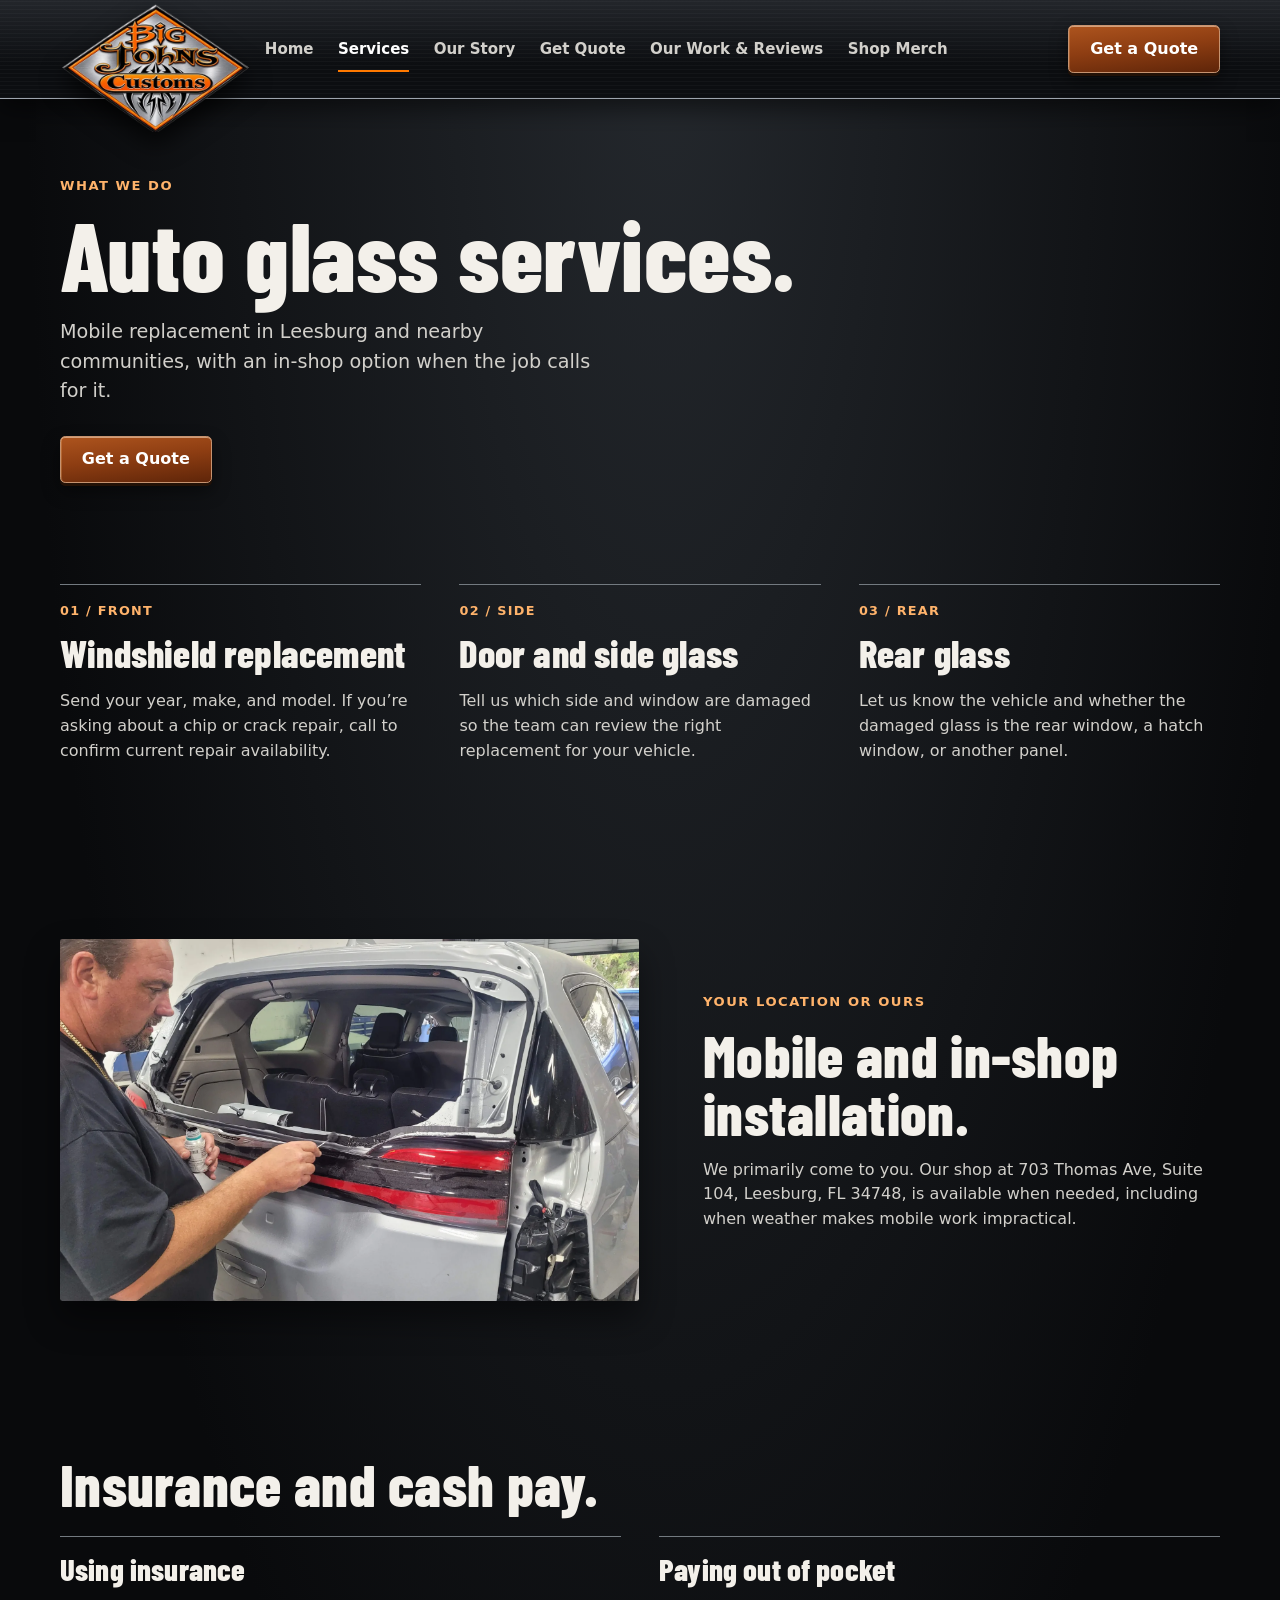
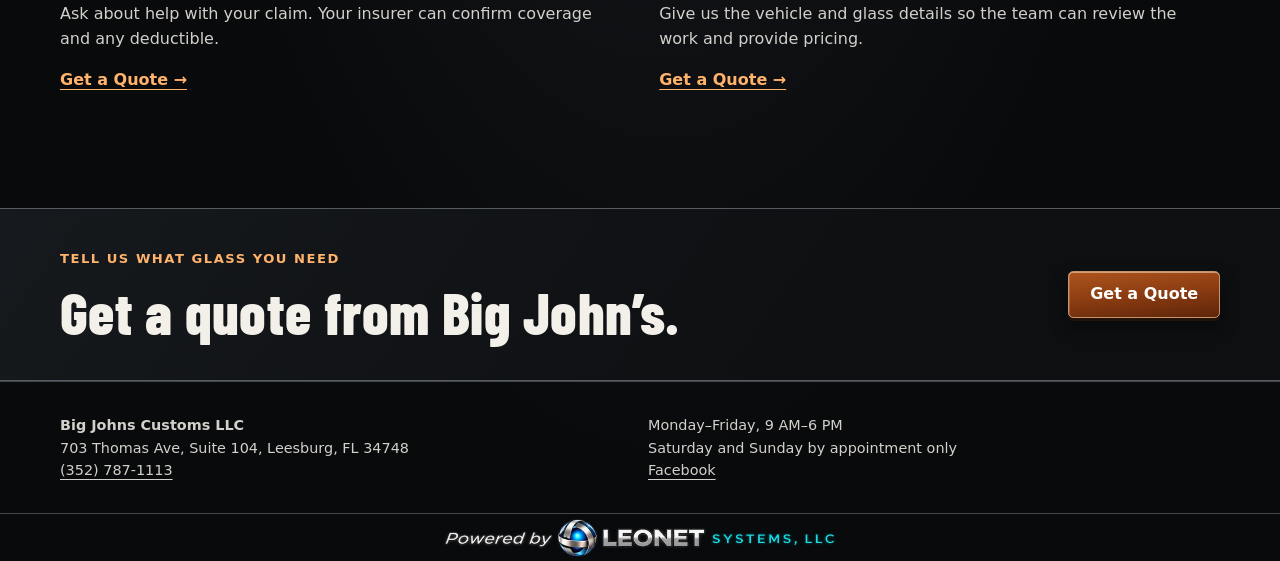
<file: services.html>
<!doctype html>
<html lang="en"><head><meta charset="utf-8"><meta name="viewport" content="width=device-width,initial-scale=1"><meta name="description" content="Explore mobile and in-shop windshield, side glass and rear glass replacement in Leesburg."><title>Windshield and Auto Glass Services | Big Johns Customs</title><link rel="stylesheet" href="styles.css"><link rel="stylesheet" href="enhancement.css"><script src="site.js" defer></script><meta http-equiv="Content-Security-Policy" content="default-src 'self'; form-action 'none'; connect-src 'none'; base-uri 'none'">
</head>
<body><a class="skip" href="#main">Skip to content</a>
<header class="header"><div class="wrap header-inner">
<a class="brand" href="index.html"><img src="assets/big-johns-chrome-header.webp" width="1536" height="1024" decoding="async" alt="Big John’s Customs Auto Glass"></a>
<button class="menu secondary" type="button" aria-expanded="false" aria-controls="navigation" hidden>Menu</button>
<nav id="navigation" aria-label="Main navigation"><a href="index.html">Home</a><a href="services.html" aria-current="page">Services</a><a href="our-story.html">Our Story</a><a href="quote.html">Get Quote</a><a href="our-work.html">Our Work &amp; Reviews</a><a href="merch.html">Shop Merch</a></nav>
<a class="button header-quote" href="quote.html#quote">Get a Quote</a>
</div></header>
<main id="main">
<section class="wrap intro"><p class="eyebrow">What we do</p><h1>Auto glass services.</h1><p>Mobile replacement in Leesburg and nearby communities, with an in-shop option when the job calls for it.</p><a class="button" href="quote.html#quote">Get a Quote</a></section>
<section class="wrap block"><div class="cards"><article id="windshield"><span>01 / Front</span><h2>Windshield replacement</h2><p>Send your year, make, and model. If you’re asking about a chip or crack repair, call to confirm current repair availability.</p></article><article id="side"><span>02 / Side</span><h2>Door and side glass</h2><p>Tell us which side and window are damaged so the team can review the right replacement for your vehicle.</p></article><article id="rear"><span>03 / Rear</span><h2>Rear glass</h2><p>Let us know the vehicle and whether the damaged glass is the rear window, a hatch window, or another panel.</p></article></div></section>
<section id="mobile" class="wrap block split"><img src="assets/shop.webp" alt="Vehicle receiving auto glass work in a shop" loading="lazy"><div><p class="eyebrow">Your location or ours</p><h2>Mobile and in-shop installation.</h2><p>We primarily come to you. Our shop at 703 Thomas Ave, Suite 104, Leesburg, FL 34748, is available when needed, including when weather makes mobile work impractical.</p></div></section>
<section id="insurance" class="wrap block"><h2>Insurance and cash pay.</h2><div class="cards two"><article><h3>Using insurance</h3><p>Ask about help with your claim. Your insurer can confirm coverage and any deductible.</p><a href="quote.html?payment=insurance#quote">Get a Quote →</a></article><article><h3>Paying out of pocket</h3><p>Give us the vehicle and glass details so the team can review the work and provide pricing.</p><a href="quote.html?payment=cash#quote">Get a Quote →</a></article></div></section>
<section class="quote-band"><div class="wrap quote-inner"><div><p class="eyebrow">Tell us what glass you need</p><h2>Get a quote from Big John’s.</h2></div><a class="button" href="quote.html#quote">Get a Quote</a></div></section></main>
<footer class="site-footer"><div class="wrap footer-inner"><div><strong>Big Johns Customs LLC</strong><br>703 Thomas Ave, Suite 104, Leesburg, FL 34748<br><a href="tel:+13527871113">(352) 787-1113</a></div><div>Monday–Friday, 9 AM–6 PM<br>Saturday and Sunday by appointment only<br><a href="https://www.facebook.com/profile.php?id=100064086723256">Facebook</a></div></div><div class="leonet-strip"><a class="leonet-footer" href="https://leonetsystems.com/"><img src="assets/leonet-footer-display.webp" alt="Powered by LeoNet Systems, LLC" width="2048" height="682"></a></div></footer></body></html>
</file>
<file: styles.css>
:root {
  color-scheme: dark;
  --black: #0b0c0f;
  --surface: #14161b;
  --line: #393d46;
  --ink: #f6f7fa;
  --muted: #c1c6ce;
  --red: #b41829;
  --bright: #ff8a94;
  font: 100%/1.55 system-ui, "Segoe UI", sans-serif;
}
*, *::before, *::after { box-sizing: border-box; }
body { margin: 0; background: var(--black); color: var(--ink); }
img { display: block; max-width: 100%; }
[hidden] { display: none !important; }
a { color: inherit; text-underline-offset: .25em; }
:focus-visible { outline: 3px solid #ffabb2; outline-offset: 4px; }
.wrap { width: min(1160px, calc(100% - 3rem)); margin-inline: auto; }
.skip { position: fixed; inset: .5rem auto auto .5rem; z-index: 5; background: white; color: black; padding: .75rem; transform: translateY(-160%); }
.skip:focus { transform: none; }
.header { border-bottom: 1px solid var(--line); background: linear-gradient(175deg,#17191d,#08090b); }
.header-inner { display: flex; align-items: center; justify-content: space-between; gap: 1.5rem; min-height: 6.15rem; }
.brand img { width: 136px; border-radius: .3rem; }
nav { display: flex; gap: clamp(1rem,3vw,2.6rem); }
nav a { text-decoration: none; color: var(--muted); font-weight: 650; padding: .7rem 0; }
nav a:hover, nav a[aria-current] { color: white; box-shadow: inset 0 -2px #ef4254; }
.button, .menu { display: inline-flex; align-items: center; justify-content: center; min-height: 46px; padding: .65rem 1.3rem; border: 1px solid #e8515e; border-radius: .32rem; color: white; font: inherit; font-weight: 780; text-decoration: none; cursor: pointer; background: linear-gradient(#c12435,#8b0f20); box-shadow: inset 0 1px #ffffff26,0 8px 25px #75001140; transition: filter .18s ease; }
.button:hover, .menu:hover { filter: brightness(1.2); }
.secondary { border-color: #787e88; background: linear-gradient(#242830,#14161a); box-shadow: inset 0 1px #ffffff1a; }
.hero { position: relative; isolation: isolate; display: grid; align-items: center; min-height: clamp(31rem,47vw,42rem); overflow: hidden; background: #111319; }
.hero-photo { position: absolute; z-index: -2; width: 70%; height: 100%; right: 0; top: 0; object-fit: cover; object-position: center 54%; }
.hero::after { content: ""; position: absolute; z-index: -1; inset: 0; background: linear-gradient(90deg,#0b0c0f 24%,#0b0c0ff2 34%,#0b0c0f18 77%),linear-gradient(0deg,#0b0c0fa8,transparent 35%); }
.hero-copy { padding-block: 4rem; }
.eyebrow { margin: 0 0 .85rem; color: var(--bright); text-transform: uppercase; letter-spacing: .15em; font-size: .78rem; font-weight: 800; }
h1, h2, h3 { line-height: 1.06; margin: 0 0 .85rem; letter-spacing: -.035em; }
h1 { font-size: clamp(3rem,6.1vw,6.1rem); font-weight: 900; }
h1 em { font-style: normal; color: #e0e3e8; }
h2 { font-size: clamp(1.65rem,3.6vw,3.1rem); }
h3 { font-size: 1.42rem; }
p, address { color: var(--muted); }
.hero-copy > p:not(.eyebrow), .intro > p:not(.eyebrow) { max-width: 44ch; font-size: clamp(1rem,1.5vw,1.2rem); }
.actions { display: flex; flex-wrap: wrap; gap: .75rem; margin-top: 1.65rem; }
.strip { background: linear-gradient(#272a30,#17191e); border-block: 1px solid var(--line); }
.strip-grid { display: grid; grid-template-columns: repeat(3,1fr); text-align: center; }
.strip span { padding: 1rem .55rem; font-weight: 740; }
.strip span + span { border-left: 1px solid var(--line); }
.block { padding-block: clamp(1.8rem,4vw,4rem); }
.intro { padding-top: clamp(2.4rem,6vw,5rem); }
.intro .button { margin-top: .65rem; }
.cards { display: grid; grid-template-columns: repeat(3,minmax(0,1fr)); gap: 1rem; margin-top: 1.5rem; }
.cards.two { grid-template-columns: repeat(2,minmax(0,1fr)); }
.cards article, .form-panel { border: 1px solid var(--line); border-top-color: #686d77; border-radius: .6rem; background: linear-gradient(145deg,#21242b,#101115 70%); padding: clamp(1.1rem,3vw,2rem); box-shadow: 0 1rem 2rem #0005; }
.cards article h2 { font-size: 1.65rem; }
.cards article span { display: block; color: var(--bright); font-size: .8rem; font-weight: 750; letter-spacing: .1em; margin-bottom: .9rem; text-transform: uppercase; }
.cards a, .text-link, .phone { color: var(--bright); font-weight: 760; }
.split { display: grid; grid-template-columns: 1.12fr 1fr; align-items: center; gap: clamp(1.2rem,5vw,4.2rem); }
.split img { width: 100%; aspect-ratio: 16 / 10; object-fit: cover; border: 1px solid var(--line); border-radius: .5rem; }
.quote-band { margin-top: 2rem; padding-block: 2.5rem; border-block: 1px solid #73434a; background: radial-gradient(ellipse at 85% 50%,#3a1018,#171218 68%); }
.quote-inner, .footer-inner { display: flex; justify-content: space-between; align-items: center; gap: 1rem; flex-wrap: wrap; }
.quote-inner h2 { margin: 0; }
footer { padding-block: 2rem; color: var(--muted); font-size: .9rem; border-top: 1px solid var(--line); }
.site-footer { padding-block-end: 0; }
.site-footer .footer-inner {
  display: grid;
  grid-template-columns: repeat(2, minmax(0, 1fr));
  align-items: start;
  padding-block-end: 2rem;
}
@media (max-width: 600px) {
  .site-footer .footer-inner { grid-template-columns: minmax(0, 1fr); }
}
.leonet-strip { border-top: 1px solid var(--line); padding-inline: 1rem; }
.leonet-strip .leonet-footer { display: block; margin-inline: auto; }
.leonet-footer {
  position: relative;
  width: min(400px, 100%);
  aspect-ratio: 1912 / 226;
  margin-inline-start: auto;
  overflow: hidden;
}
/* Frame the visible mark with a small margin inside the original PNG. */
.leonet-footer img {
  position: absolute;
  width: calc(100% * 2048 / 1912);
  max-width: none;
  height: auto;
  left: calc(-100% * 72 / 1912);
  top: calc(-100% * 228 / 226);
}
.contact-grid { display: grid; grid-template-columns: minmax(0,1fr) minmax(0,2fr); align-items: start; gap: clamp(1.5rem,5vw,4rem); }
.contact-info h2 { font-size: 1.8rem; }
.phone { display: inline-block; font-size: 1.25rem; margin-bottom: .9rem; }
address { font-style: normal; }
.fields { display: grid; grid-template-columns: repeat(2,minmax(0,1fr)); gap: 1rem; margin: 1.25rem 0; }
.full { grid-column: 1 / -1; }
label { display: grid; align-content: start; gap: .25rem; font-weight: 650; }
label small { font-weight: normal; color: var(--muted); }
input, select, textarea { width: 100%; min-height: 44px; padding: .5rem .65rem; font: inherit; color: var(--ink); background: #101217; border: 1px solid #666c77; border-radius: .3rem; }
textarea { resize: vertical; }
.form-result { padding: 1rem; border: 1px solid #69b68e; background: #10251d; color: #effff6; border-radius: .3rem; }
.glass-explorer {
  display: grid;
  grid-template-columns: minmax(0, 1.65fr) minmax(0, 1fr);
  border: 1px solid var(--line);
  border-radius: .75rem;
  overflow: hidden;
  background: #14161b;
}
.vehicle-stage {
  display: grid;
  align-content: center;
  background: radial-gradient(ellipse at 50% 38%, #323b47, #11141a 73%);
  padding: .5rem .75rem 1rem;
}
#glass-vehicle { display: block; width: 100%; height: auto; max-height: 32rem; object-fit: contain; background: #000; }
.glass-parts { display: flex; flex-wrap: wrap; gap: .45rem; }
.glass-parts button {
  min-height: 44px;
  padding: .45rem .75rem;
  background: #20242c;
  color: var(--ink);
  border: 1px solid #666c77;
  border-radius: .35rem;
  font: inherit;
  font-weight: 650;
  cursor: pointer;
}
.glass-parts button:hover { background: #343b46; }
.glass-parts button[aria-pressed="true"] { background: #163749; border-color: #8bd4ed; }
.glass-details { padding: clamp(1rem, 3vw, 2rem); border-left: 1px solid var(--line); }
.glass-description { min-height: 11rem; margin-top: 1.3rem; padding-top: 1.3rem; border-top: 1px solid var(--line); }
@media (max-width: 760px) {
  .glass-explorer { grid-template-columns: 1fr; }
  .glass-details { border-left: 0; border-top: 1px solid var(--line); }
}
@media (max-width: 760px) {
  .wrap { width: calc(100% - 2rem); }
  .header-inner { min-height: 4.5rem; flex-wrap: wrap; gap: .6rem; padding-block: .5rem; }
  .brand { margin-right: auto; }
  .brand img { width: 102px; }
  .header-quote { order: 0; }
  nav { width: 100%; order: 1; justify-content: space-between; gap: .4rem; }
  .menu, .header-quote { padding-inline: .65rem; }
  .hero { min-height: 0; align-items: end; }
  .hero-photo { width: 100%; height: 56%; object-position: center 56%; }
  .hero::after { background: linear-gradient(0deg,#0b0c0f 50%,#0b0c0f00 84%); }
  .hero-copy { padding-block: clamp(12rem,48vw,20rem) 2rem; }
  .strip span { font-size: .78rem; }
  .cards, .split, .contact-grid { grid-template-columns: 1fr; }
}
@media (max-width: 460px) {
  .cards.two, .fields { grid-template-columns: 1fr; }
  h1 { font-size: clamp(2.6rem,11vw,3.2rem); }
}
@media (prefers-reduced-motion: reduce) {
  *, *::before, *::after { transition: none !important; }
}



#glass-vehicle, .orbit-dial { touch-action: pan-y; cursor: grab; }
#glass-vehicle:active, .orbit-dial:active { cursor: grabbing; }
.orbit-dial { justify-self: center; display: grid; grid-auto-flow: column; align-items: center; gap: .45rem; margin-top: .7rem; padding: .45rem .75rem; min-height: 44px; border: 1px solid #737986; border-radius: 999px; background: #17191f; color: #fff; }
.orbit-dial span { font-size: 1.35rem; }
.orbit-hint { text-align: center; font-size: .9rem; margin: .35rem 0 0; }

/* Insurance cheat sheet */
.insurance-page { padding-bottom: 2rem; }
.insurance-layout { display: grid; grid-template-columns: minmax(0,1.35fr) minmax(0,1fr); align-items: start; gap: 1rem; }
.insurance-panel { margin-top: 1rem; }
.insurance-sheet { position: sticky; top: 1rem; max-height: calc(100vh - 2rem); overflow: auto; }
.insurance-sheet dl > div { border-top: 1px solid var(--line); padding: .65rem 0; }
.insurance-sheet dt { font-weight: 700; }
.insurance-sheet dd { margin: .2rem 0; overflow-wrap: anywhere; }
.insurance-page button { min-height: 44px; }
.insurance-page input[type=file] { max-width: 100%; min-width: 0; }
.insurance-page pre { white-space: pre-wrap; overflow-wrap: anywhere; }
.insurance-page [hidden] { display: none !important; }
@media (max-width: 850px) {
  .insurance-layout { grid-template-columns: 1fr; }
  .insurance-layout > div { display: contents; }
  .insurance-sheet { position: static; max-height: none; grid-row: 2; }
}

/* Our Work & Reviews */
.header nav { flex-wrap: wrap; column-gap: clamp(.75rem, 1.5vw, 1.6rem); row-gap: .15rem; }
.header nav a { white-space: nowrap; }
.header-quote { flex-shrink: 0; }
.work-page { padding-bottom: 3rem; }
.work-controls { display: flex; flex-wrap: wrap; align-items: center; gap: .55rem; margin-block: .85rem; }
.work-controls [aria-pressed="true"], .work-thumb[aria-pressed="true"] { border-color: #ef5367; background: #321b23; }
.work-gallery, .review-card { border: 1px solid var(--line); border-radius: .8rem; background: linear-gradient(145deg,#252831,#101115 75%); }
.work-gallery { overflow: hidden; }
.work-stage { background: #07080a; touch-action: pan-y; }
.work-stage:empty { display: none; }
.work-stage video, .work-stage img { width: 100%; display: block; max-height: 34rem; object-fit: contain; }
.work-photo-button { border: 0; padding: 0; background: #07080a; width: 100%; display: block; cursor: zoom-in; }
.work-compare { position: relative; aspect-ratio: 4 / 3; max-height: 34rem; overflow: hidden; background: #07080a; }
.work-compare .work-photo-button { position: absolute; inset: 0; height: 100%; }
.work-compare img { height: 100%; }
.work-compare::after { content: ""; pointer-events: none; position: absolute; top: 0; bottom: 0; left: var(--split,50%); border-left: 2px solid #f6f3f4; }
.work-compare-controls { display: flex; align-items: center; gap: .6rem; padding: .75rem 1rem; }
.work-compare-controls input { flex: 1; min-width: 0; accent-color: #ef5367; padding: 0; }
.work-caption { display: flex; justify-content: space-between; gap: 1rem; padding: 1rem; }
.work-caption h3 { margin: .2rem 0; }
.work-caption p { margin: .25rem 0; }
.work-caption .work-controls { flex-wrap: nowrap; align-self: start; }
.work-thumbs { display: flex; overflow-x: auto; gap: .65rem; padding: 0 1rem 1rem; }
.work-thumb { flex: 0 0 9.5rem; background: #191b21; color: inherit; border: 1px solid var(--line); border-radius: .5rem; overflow: hidden; padding: 0; text-align: left; }
.work-thumb img { display: block; width: 100%; height: 5rem; object-fit: cover; }
.work-thumb span { display: block; padding: .45rem; }
.work-lightbox { background: #101115; color: inherit; border: 1px solid var(--line); border-radius: .75rem; max-width: 94vw; padding: .75rem; }
.work-lightbox::backdrop { background: #000d; }
.work-lightbox img { display: block; max-width: 100%; max-height: 77vh; object-fit: contain; margin-top: .5rem; }
.review-card blockquote { margin: 0; color: #fff; font-size: clamp(1.25rem,3vw,2rem); }
.work-demo { margin-top: 2rem; }
.work-demo summary { cursor: pointer; font-weight: 700; }
.work-record { display: flex; align-items: center; flex-wrap: wrap; gap: .65rem; min-width: 0; border: 1px solid var(--line); margin-block: .7rem; padding: .65rem; }
.work-record input { width: auto; min-height: auto; }
.work-page button { min-height: 44px; }
.work-page [hidden], .work-home-feature[hidden] { display: none !important; }
@media (prefers-reduced-motion: no-preference) {
  .work-thumb, .work-controls button { transition: background-color .2s, border-color .2s; }
}

/* Smart intake */
.intake-vin-actions { display:flex; gap:.5rem; flex-wrap:wrap; }
.insurance-page #quote { scroll-margin-top:1rem; }

/* Premium automotive review theme. Shared across the existing routes. */
:root{--black:#08090b;--surface:#171a1d;--line:#42474d;--ink:#f6f7f8;--muted:#c8cbd0;--red:#9b4109;--bright:#ffad6d}
body{background:radial-gradient(ellipse at 52% 0,#24282d 0,transparent 40rem),var(--black)}
.header{background:linear-gradient(177deg,#1b1e22,#090a0c 72%);border-bottom-color:#585d63;box-shadow:0 8px 24px #0006}
nav a:hover,nav a[aria-current]{box-shadow:inset 0 -2px #ff883d}
:focus-visible{outline-color:#ffc493}
.button:not(.secondary){background:linear-gradient(175deg,#aa4e16,#743007);border-color:#ff9a4f;box-shadow:inset 0 1px #ffd2ae6b,0 6px 18px #0008}
.hero{border-bottom:1px solid #6c5a49}
.hero-copy h1{font-size:clamp(2.65rem,6.2vw,6.3rem);letter-spacing:-.062em;text-shadow:0 4px 22px #000c}
.hero-copy h1 em{color:#ffb47d}
.hero-photo{width:76%;object-position:center 49%}
.hero::after{background:linear-gradient(90deg,#080a0d 7%,#080a0df3 27%,#080a0d54 63%,#080a0d08 86%),linear-gradient(0deg,#090b0ed0,transparent 33%)}
.strip,.quote-band{background:linear-gradient(115deg,#22272c,#101216);border-color:#66605a}
.strip span{letter-spacing:.035em}
.cards article,.form-panel,.glass-details{background:linear-gradient(145deg,#262a2f,#121416 72%);border-color:#454a50;border-top-color:#7b838d;box-shadow:inset 0 1px #e0e7ef16,0 10px 27px #0005}
.quote-intro{padding-bottom:0}.quote-intro h1{font-size:clamp(2.55rem,6vw,5rem)}
.quote-workbench{max-width:850px}
.quote-workbench fieldset{min-width:0;margin:0 0 1.25rem;padding:1rem;border:1px solid #64686e;border-radius:.45rem}
.quote-workbench legend{padding:0 .45rem;color:var(--bright);font-weight:800}
.quote-workbench label{display:block}
.quote-workbench input,.quote-workbench select,.quote-workbench textarea{display:block;width:100%;margin:.25rem 0 .6rem}
.quote-workbench [role=status]:empty{display:none}
.quote-workbench .secondary,.merch-intro .secondary{padding:.65rem .85rem;border:1px solid #8a9199;border-radius:.35rem;color:var(--ink);font:inherit;cursor:pointer}
#quote-mode{padding:.7rem;border-left:3px solid #ef8b45;background:#111316}
@media(max-width:760px){.hero-photo{width:100%;object-position:center}.hero::after{background:linear-gradient(0deg,#090b0e 4%,#090b0ee5 45%,#090b0e20 100%)}}
@media(prefers-reduced-motion:reduce){.button,.menu{transition:none}}
.shirt-swatch{display:grid;place-items:center;min-height:175px;margin:1rem 0;background:#07090a;border:1px solid #7c8287;clip-path:polygon(25% 0,40% 0,45% 7%,55% 7%,60% 0,75% 0,100% 21%,87% 47%,75% 41%,75% 100%,25% 100%,25% 41%,13% 47%,0 21%);text-align:center}
.shirt-swatch span{font:650 .72rem/1.3 system-ui;color:#ffad6d;border:1px dashed #ae744b;padding:.4rem;letter-spacing:0;text-transform:none;margin:0}
.chrome-shirt span{transform:translate(24px,-33px)}
.division-shirt{background:linear-gradient(110deg,#20252b 58%,#8a431d 58%,#8a431d 62%,#22272d 62%,#22272d 66%,#a65b2e 66%,#a65b2e 69%,#20252b 69%)}

/* Chrome emblem integration. The source artwork and GMC photograph stay intact. */
.brand{flex:none}
.brand img{width:clamp(118px,11vw,148px);height:auto;border-radius:0}
.header{background:radial-gradient(ellipse at 12% 95%,#362114 0%,transparent 29%),linear-gradient(177deg,#222428,#090a0c 74%);border-bottom-color:#765542}
.button:not(.secondary){background:linear-gradient(175deg,#a74b12,#713008);border-color:#ed9250}
.secondary:hover,.glass-parts button:hover,.work-thumb:hover{border-color:#eaa472}
.glass-parts button[aria-pressed="true"],.work-controls [aria-pressed="true"],.work-thumb[aria-pressed="true"]{background:#40251a;border-color:#f49b5c;color:#fff7f0}
.work-compare-controls input{accent-color:#f39a5c}
.orbit-dial:focus-visible{outline-color:#ffc493}
.hero::before{content:"";position:absolute;z-index:0;pointer-events:none;inset:auto 0 0 48%;height:24%;background:radial-gradient(ellipse at 88% 110%,#ff7b2640,transparent 68%)}
.hero-copy{position:relative;z-index:1}
.hero{border-bottom-color:#aa6538}
.quote-band{border-color:#805335}
.board-emblem{width:min(320px,100%);height:auto}
@media(max-width:760px){.brand img{width:clamp(85px,26vw,112px)}.hero::before{height:16%;inset-inline-start:34%}}

/* Editorial refinement: type, open surfaces, and controls with a clear job. */
@font-face{font-family:"Barlow Condensed";src:url("assets/fonts/BarlowCondensed-ExtraBold.ttf") format("truetype");font-style:normal;font-weight:800;font-display:swap}
:root{--black:#090a0c;--surface:#24282d;--ink:#f3f0ea;--muted:#d2d0cb;--bright:#ffb36b;--steel:#d9dee3;--orange:#ff7900}
h1,h2,h3,.cards article h2,.merch-product h2{font-family:"Barlow Condensed","Arial Narrow",system-ui,sans-serif;font-weight:800;letter-spacing:.005em}
h1{font-size:clamp(3.5rem,7.6vw,7.5rem);line-height:.9}
h2{font-size:clamp(2.1rem,4.6vw,4rem);line-height:.98}
h3{font-size:clamp(1.55rem,2.4vw,2.1rem)}
.hero-copy h1{font-size:clamp(3.55rem,8.4vw,8.2rem);line-height:.88;letter-spacing:.002em}
.hero-copy h1 em{color:var(--steel)}
.eyebrow{font-size:.82rem;letter-spacing:.115em}
.header{position:relative;z-index:2;background:repeating-linear-gradient(0deg,#ffffff07 0,#ffffff07 1px,transparent 1px,transparent 4px),linear-gradient(180deg,#23262b,#0c0e11 66%);border-bottom:1px solid #9da4ad;box-shadow:0 9px 23px #0008}
.header-inner{position:relative;padding-inline-start:clamp(9rem,16vw,13.5rem);gap:clamp(.6rem,2vw,1.5rem)}
.header .brand{position:absolute;top:.28rem;left:0;z-index:2}
.header .brand img{width:clamp(8rem,15vw,13rem);height:auto;filter:drop-shadow(0 12px 12px #000b)}
.header nav{gap:clamp(.75rem,1.9vw,1.85rem)}
.header nav a{font-size:.94rem}
.header nav a:hover{background:linear-gradient(0deg,#ffffff0d,transparent 70%)}
.header nav a[aria-current]{box-shadow:inset 0 -2px var(--orange)}
.button:not(.secondary){border-color:#c69370;background:linear-gradient(174deg,#ad541e 0%,#8d3d12 48%,#5f2509);box-shadow:inset 0 1px #ffe4cb87,inset 1px 0 #ffbf7b45,0 3px 0 #221106,0 8px 18px #0007}
.button.secondary,.menu.secondary{border-color:#9298a0;background:linear-gradient(#2c3137,#15181c);box-shadow:inset 0 1px #ffffff38,0 3px 0 #08090b}
.button:active,.menu:active{box-shadow:inset 0 2px 5px #0009}
.hero::after{background:linear-gradient(90deg,#090a0c 8%,#090a0cec 26%,#090a0c63 51%,#090a0c05 84%),linear-gradient(0deg,#090a0ca6,transparent 32%)}
.hero::before{opacity:.45}
.block{padding-block:clamp(2.6rem,6vw,5.7rem)}
.cards{gap:clamp(1.25rem,3vw,2.8rem)}
.cards article,.review-card{background:none;border:0;border-top:1px solid #737a80;border-radius:0;box-shadow:none;padding:1rem 0 .4rem}
.cards article h2{font-size:clamp(1.8rem,3vw,2.55rem)}
.split img{border-radius:.15rem;border:0;box-shadow:0 17px 34px #0007}
.strip{background:#17191c;border-top:1px solid #60666d}
.strip span+span{border-left-color:#494d51}
.quote-band{background:linear-gradient(125deg,#16191d,#0d0f11 68%);border-color:#555b61}
.glass-explorer{border:0;border-top:1px solid #717981;border-radius:0;background:none}
.vehicle-stage{background:#000;padding:1rem 0}
.glass-details{background:none;border:0;box-shadow:none}
.glass-description{min-height:0;padding-top:1rem}
.glass-studio-emblem{width:min(65%,290px);height:auto;justify-self:center;filter:drop-shadow(0 8px 12px #0009)}
.orbit-window{width:min(100%,540px);aspect-ratio:600/420;position:relative;overflow:hidden;justify-self:center}
.orbit-window #glass-vehicle{position:absolute;bottom:0;width:100%;height:auto;max-height:none;background:none}
.quote-workbench .form-panel{padding:0;background:none;border:0;box-shadow:none}
.quote-workbench fieldset{border:0;border-top:1px solid #777d83;border-radius:0;padding:1rem 0;margin-bottom:1.5rem}
.quote-workbench legend{padding:0 .65rem 0 0;font-size:1.12rem}
.quote-workbench input,.quote-workbench select{min-height:46px}
.merch-product{border-color:#525960;background:#14171a;box-shadow:0 5px 13px #0005}
@media(max-width:900px){
 .header-inner{padding-inline-start:clamp(6.7rem,28vw,8rem)}
 .header .brand img{width:clamp(5.8rem,26vw,7.6rem)}
 .header .brand{top:.3rem}
 .header nav{gap:0}
 .header nav a{font-size:1rem;padding:12px 0}
 .header-inner{justify-content:flex-end}
 .header nav{position:absolute;top:100%;right:0;width:min(100%,21rem);display:grid;padding:.5rem 1rem;background:linear-gradient(150deg,#24282d,#101216);border:1px solid #777e87;box-shadow:0 16px 28px #000a}
 .header nav a+a{border-top:1px solid #454a50}
}
@media(max-width:760px){
 .hero-copy h1{font-size:clamp(3.2rem,10vw,5.1rem)}
 .hero::after{background:linear-gradient(0deg,#090a0c 10%,#090a0ceb 53%,#090a0c22 100%)}
 .block{padding-block:2.5rem}
}
@media(max-width:370px){.header-inner{padding-inline-start:6rem}.header .brand img{width:5.6rem}.header .menu,.header .header-quote{font-size:.78rem;padding-inline:.5rem}}
</file>
<file: merch.css>
.merch-page .merch-main { max-width:1800px; margin:auto; }
.merch-page .demo-note { margin:0; padding:8px 16px; background:#260607; color:#ffccd0; font-weight:bold; font-size:12px; letter-spacing:.08em; text-align:center; }
.merch-page .stage-scroll { overflow-x:auto; overflow-y:hidden; }
.merch-page .stage { width:100%; min-width:1000px; aspect-ratio:1672/941; position:relative; overflow:hidden; }
.merch-page .store-image { width:100%; height:100%; display:block; object-fit:contain; user-select:none; -webkit-user-drag:none; }
.merch-page .hotspots { position:absolute; inset:0; pointer-events:none; }
.merch-page .hotspot { position:absolute; left:calc(var(--x) / 1672 * 100%); top:calc(var(--y) / 941 * 100%); width:calc(var(--w) / 1672 * 100%); height:calc(var(--h) / 941 * 100%); pointer-events:auto; border:0; border-radius:7px; background:transparent; cursor:pointer; }
.merch-page .hotspot:focus-visible { outline:3px solid #fff; outline-offset:2px; background:#b4000025; }
.merch-page .hotspot:hover { box-shadow:inset 0 0 0 2px #ff6666; }
.merch-page .cart { position:absolute; top:calc(143 / 941 * 100%); bottom:calc(91 / 941 * 100%); right:0; width:calc(343 / 1672 * 100%); padding:1.4% 1.15%; background:linear-gradient(155deg,#191919,#090909 62%); border:1px solid #555; border-right:0; border-radius:13px 0 0 0; box-shadow:-8px 0 22px #0009; display:flex; flex-direction:column; font-size:clamp(10px,1.05vw,16px); }
.merch-page .cart-head { display:flex; justify-content:space-between; align-items:center; gap:5px; font-size:1.15em; padding-bottom:10px; border-bottom:1px solid #444; }
.merch-page .icon-btn { color:#fff; border:0; background:transparent; font-size:22px; cursor:pointer; }
.merch-page .cart-badge { color:#eeb9bd; font-size:.66em; letter-spacing:.05em; margin:8px 0; }
.merch-page .cart-items { overflow-y:auto; flex:1; min-height:0; }
.merch-page .empty-cart { color:#ccc; padding:20px 3px; text-align:center; line-height:1.45; }
.merch-page .item { display:grid; grid-template-columns:minmax(0,1fr) auto; gap:5px; padding:9px 0; border-bottom:1px solid #333; }
.merch-page .item strong { display:block; line-height:1.25; font-size:.92em; }
.merch-page .item small { color:#aaa; }
.merch-page .item button { background:#272727; border:1px solid #666; border-radius:3px; color:#fff; cursor:pointer; min-width:25px; min-height:24px; }
.merch-page .item-controls { display:flex; gap:3px; align-items:center; margin-top:7px; }
.merch-page .item-controls b { min-width:19px; text-align:center; }
.merch-page .remove { align-self:start; }
.merch-page .cart-footer { border-top:1px solid #555; padding-top:9px; }
.merch-page .cost-row { display:flex; justify-content:space-between; gap:5px; font-size:1.1em; }
.merch-page .cart-disclaimer { font-size:.68em; line-height:1.35; color:#aaa; }
.merch-page .checkout, .merch-page .continue { display:block; width:100%; padding:10px 5px; margin:7px 0; border-radius:6px; font:700 .95em Arial,sans-serif; cursor:pointer; }
.merch-page .checkout { color:white; background:linear-gradient(#e20b1c,#9d0713); border:1px solid #ff515a; }
.merch-page .continue { color:#fff; background:#151515; border:1px solid #888; }
.merch-page .cart.minimized > :not(.cart-head) { display:none; }
.merch-page dialog { max-width:450px; border:1px solid #d42a37; border-radius:12px; padding:25px; color:#fff; background:#151515; box-shadow:0 0 0 100vmax #000b; }
.merch-page dialog::backdrop { background:#000b; }

.merch-page .hotspot[data-sku="solar"]{--x:389;--y:568;--w:126;--h:34}
.merch-page .hotspot[data-sku="jacket"]{--x:657;--y:568;--w:132;--h:34}
.merch-page .hotspot[data-sku="tumbler"]{--x:929;--y:568;--w:126;--h:34}
.merch-page .hotspot[data-sku="trucker"]{--x:1189;--y:568;--w:131;--h:34}
.merch-page .hotspot[data-sku="hoodie"]{--x:387;--y:797;--w:128;--h:35}
.merch-page .hotspot[data-sku="tee"]{--x:654;--y:797;--w:135;--h:35}
.merch-page .hotspot[data-sku="cloth"]{--x:928;--y:797;--w:127;--h:35}
.merch-page .hotspot[data-sku="stickers"]{--x:1189;--y:797;--w:131;--h:35}
.merch-page .hotspot#cart-open{--x:1580;--y:34;--w:90;--h:60}


.merch-page .merch-scroll-hint { display:none; margin:0; padding:.45rem 1rem; text-align:center; }
.merch-page .cart { font-size:clamp(11px,1.05vw,16px); }
.merch-page .cart-footer { background:none; padding:9px 0 0; }
.merch-page .checkout:disabled { opacity:.55; cursor:default; }
.merch-page .hotspot { padding:0; }
@media (max-width: 1000px) {
  .merch-page .merch-scroll-hint { display:block; }
}

/* Responsive catalog retains the existing session cart and demo-only checkout. */
.merch-intro{padding-bottom:1.25rem}
.merch-layout{display:grid;grid-template-columns:minmax(0,1fr) minmax(250px,29%);gap:1.15rem;padding-bottom:3rem}
.merch-products{display:grid;grid-template-columns:repeat(3,minmax(0,1fr));gap:.85rem}
.merch-product{display:flex;min-width:0;flex-direction:column;overflow:hidden;border:1px solid #5a6068;border-top-color:#9aa2ab;border-radius:9px;background:linear-gradient(155deg,#292c30,#141619 72%);box-shadow:inset 0 1px #fff2,0 10px 21px #0005}
.merch-product img{width:100%;height:auto;aspect-ratio:16/10;object-fit:cover}
.merch-product>div{display:grid;gap:.35rem;padding:.85rem;flex:1}
.merch-product h2{font-size:1.16rem;margin:0}
.merch-product p{margin:0;font-size:.86rem}
.merch-product small{color:var(--bright);font-weight:500}
.merch-product .button{margin-top:.45rem;padding:.45rem .55rem;font-size:.84rem}
.merch-page .merch-layout .cart{position:sticky;inset:auto;top:1rem;align-self:start;width:auto;padding:1rem;border:1px solid #707780;border-radius:9px;font-size:1rem}
.merch-page .cart-items{max-height:36vh}
.merch-page .checkout{background:linear-gradient(#a34e1e,#6b2e0d);border-color:#ef9d63}
.merch-page dialog{border-color:#d58a57}
@media(max-width:1000px){.merch-products{grid-template-columns:repeat(2,minmax(0,1fr))}}
@media(max-width:740px){.merch-layout{grid-template-columns:1fr}.merch-page .merch-layout .cart{position:static}.merch-products{grid-template-columns:repeat(2,minmax(0,1fr))}}
@media(max-width:360px){.merch-products{grid-template-columns:1fr}}

.merch-page .cart-badge{color:#ffd1aa}
.merch-page .item button:hover,.merch-page .continue:hover{border-color:#eaa472}

.merch-art{position:relative;aspect-ratio:27/17;overflow:hidden;background:#141619}
.merch-art .merch-base{position:absolute;inset:0;width:100%;height:100%;aspect-ratio:auto;object-fit:fill}
.merch-art .merch-approved-mark{display:block;width:90%;height:90%;aspect-ratio:auto;object-fit:contain}
.merch-decal-stack{position:absolute;inset:0;background:radial-gradient(ellipse at center,#343940,#121416)}
.merch-decal-stack .merch-approved-mark{position:absolute;width:61%;height:72%;top:16%;left:20%;filter:drop-shadow(0 1px 1px #fff) drop-shadow(0 4px 4px #000)}
.merch-decal-stack img:first-child{transform:translate(-19%,-10%) rotate(-14deg)}
.merch-decal-stack img:nth-child(2){transform:translate(19%,9%) rotate(14deg)}
</file>
<file: our-story.css>
.family-story{display:grid;grid-template-columns:minmax(0,1fr);gap:clamp(1.25rem,3vw,2.2rem);border-block:1px solid #64666b}
.family-story-copy,.family-story-today{max-width:66ch}
.family-story-copy h2,.family-story-today h3{margin:.25rem 0 .7rem}
.family-story-today h3{font-size:clamp(1.35rem,3vw,1.8rem)}
.family-photos{display:flex;flex-wrap:wrap;gap:1rem 1.4rem;align-items:start}
.family-photos figure{margin:0;max-width:100%}
.family-photos img{display:block;height:auto;max-width:100%;border:1px solid #777b82;border-radius:.2rem;box-shadow:0 .7rem 1.25rem #0006}
.family-photos figcaption{max-width:36ch;margin-top:.55rem;color:var(--muted,#d4d6db);font-size:.9rem}
@media(min-width:940px){.family-story{grid-template-columns:minmax(0,1fr) minmax(0,1.25fr);align-items:start}.family-photos{grid-column:2;grid-row:1 / span 2;flex-wrap:nowrap}.family-story-today{grid-column:1}.family-photos figure{flex:356 1 0;min-width:0}.family-photos figure+figure{flex-grow:247}}
</file>
<file: enhancement.css>
.quote-guide{max-width:1000px;padding-bottom:3rem}
.guide-grid,.industry-grid{display:grid;gap:1rem}
.guide-grid section,.industry-grid article{padding:1.05rem;border:1px solid #74777c;border-radius:.35rem;background:linear-gradient(145deg,#25292e,#131619)}
.guide-grid h2,.industry-grid h3{margin:.35rem 0;font-size:clamp(1.35rem,3vw,1.8rem)}
.guide-grid ul{padding-left:1.3rem;margin:.65rem 0}
.guide-grid li+li{margin-top:.55rem}
.guide-actions{display:flex;flex-wrap:wrap;gap:1rem;align-items:center}
.guide-print-note{font-size:.9rem}
.industry-grid{margin-top:1.25rem}
.industry-grid article>p:last-child{margin-bottom:0}
.work-caption #work-arrows{align-items:center}
.work-caption #work-arrows button,.enhancement-review .work-controls button{min-width:44px;min-height:44px}
#work-count{font-variant-numeric:tabular-nums;white-space:nowrap}
.work-stage{touch-action:pan-y}
.enhancement-review{padding:1.1rem;border:1px solid #8b694f;border-left:3px solid #ff8a28;border-radius:.35rem;background:linear-gradient(120deg,#262320,#141618)}
.enhancement-review .work-controls{align-items:center;margin-top:.8rem}
@media(min-width:650px){.guide-grid,.industry-grid{grid-template-columns:repeat(2,minmax(0,1fr))}}
@media(min-width:1000px){.industry-grid{grid-template-columns:repeat(4,minmax(0,1fr))}}
@media(max-width:520px){.work-caption{flex-wrap:wrap}.work-caption #work-arrows{margin-left:auto}}
@media print{
 .quote-guide-page,.quote-guide-page main{background:white!important;color:black!important}
 .quote-guide-page .header,.quote-guide-page footer,.quote-guide-page .skip,.guide-actions,.guide-print-note{display:none!important}
 .quote-guide{width:100%;max-width:none;padding:0}
 .quote-guide .intro{padding:0 0 .8rem}
 .quote-guide h1{font-size:27pt}
 .guide-grid{display:block}
 .guide-grid section{break-inside:avoid;background:white;border:0;border-top:1px solid #777;border-radius:0;padding:.5rem 0}
 .quote-guide p,.quote-guide .eyebrow,.quote-guide li{color:black!important}
}
</file>
<file: quote.css>
.quote-hero{display:grid;gap:1.15rem;padding-block:1.75rem 1.35rem;align-items:center}
.quote-hero h1{margin:.25rem 0 .5rem;font-size:clamp(3rem,8vw,5.5rem)}
.quote-hero p:not(.eyebrow){max-width:42ch;margin:0 0 1.15rem}
.quote-hero img{width:100%;aspect-ratio:2.6;object-fit:cover;object-position:center 39%;border:1px solid #74767a;border-radius:.5rem}
.quote-page .quote-workbench{max-width:900px;padding-bottom:3rem}
.quote-progress{display:grid;grid-template-columns:repeat(3,minmax(0,1fr));gap:.4rem;margin:0 0 1.55rem;padding:.35rem;border:1px solid #656970;border-radius:.5rem;background:linear-gradient(#282c31,#131619)}
.quote-progress a{display:grid;place-items:center;min-height:44px;border-radius:.3rem;color:var(--ink);text-align:center;font-weight:700;text-decoration:none}
.quote-progress a:hover,.quote-progress a[aria-current]{background:#3b261b;color:#ffd2ad;box-shadow:inset 0 -2px #ff9a4f}
.quote-page .quote-workbench fieldset{scroll-margin-top:6rem;padding:1rem 0 .4rem;margin-bottom:1.65rem}
.quote-page .quote-workbench legend{font-size:clamp(1.3rem,3vw,1.65rem)}
.quote-page .quote-workbench label{font-weight:650;min-width:0}
.quote-page .quote-workbench small,.quote-hint{color:#c2c5ca;font-weight:400}
.quote-hint{font-size:.9rem}
.quote-page .quote-workbench input,.quote-page .quote-workbench select,.quote-page .quote-workbench textarea{min-height:48px;margin:.32rem 0 .8rem;background:#121519;border-color:#777e87;font-size:1rem}
.quote-page .quote-workbench input:focus,.quote-page .quote-workbench select:focus,.quote-page .quote-workbench textarea:focus{outline:2px solid #ffab72;outline-offset:2px}
.quote-grid{display:grid;gap:0 1rem}
.quote-vin{display:flex;gap:.65rem;align-items:end;flex-wrap:wrap}
.quote-vin label{flex:1 1 12rem}
.quote-vin button{min-height:48px;margin-bottom:.8rem}
.quote-page [hidden]{display:none!important}
.quote-submit{display:flex;flex-wrap:wrap;align-items:center;gap:1rem;padding:1rem 0;border-top:1px solid #777d83}
.quote-submit .button{min-height:48px;font:inherit;font-weight:800;cursor:pointer}
.quote-submit .button:disabled{opacity:.62;cursor:default}
.quote-result{padding:1rem 1.15rem;border:1px solid #d18a53;border-left-width:4px;border-radius:.4rem;background:#231911;color:#ffe0c4}
.quote-result[data-state=success]{border-color:#86b590;background:#142318;color:#e7f5e9;font-weight:750}
@media(min-width:660px){.quote-hero{grid-template-columns:1fr .85fr;gap:2.5rem;padding-block:2.75rem 2rem}.quote-hero img{aspect-ratio:1.9}.quote-grid{grid-template-columns:repeat(2,minmax(0,1fr))}.quote-vehicle{grid-template-columns:.65fr 1fr 1fr}.quote-wide{grid-column:1/-1}}
.quote-hero-actions{display:flex;align-items:center;gap:.65rem 1rem;flex-wrap:wrap}
.quote-submit .secondary{min-height:44px}
.quote-progress{list-style:none;padding:.4rem}
.quote-progress li{display:flex;align-items:center;justify-content:center;gap:.4rem;min-height:44px;border-radius:.3rem;color:var(--ink);font-weight:700}
.quote-progress li span{display:grid;place-items:center;border:1px solid #777e87;border-radius:50%;width:1.5rem;height:1.5rem;font-size:.82rem}
.quote-progress li[aria-current]{background:#3b261b;color:#ffd2ad;box-shadow:inset 0 -2px #ff9a4f}
.quote-guide-link{display:flex;flex-wrap:wrap;align-items:baseline;justify-content:space-between;gap:.4rem 1rem;margin-bottom:1rem}
.quote-guide-link p{margin:0}
.quote-guide-link a span{font-size:.8em}
.quote-page .quote-workbench legend{font-family:"Barlow Condensed","Arial Narrow",system-ui,sans-serif}
.quote-page .quote-workbench .button:not(.secondary){background:#ff8a28;color:#201206;border-color:#ffb773;text-shadow:none}
.quote-page .quote-workbench .button:not(.secondary):hover{background:#c35412;color:#fff}
.quote-photo-box,.quote-review{margin-top:1.25rem;padding:1rem;border:1px solid #737981;border-radius:.45rem;background:#181b1f}
.quote-photo-previews{display:flex;flex-wrap:wrap;gap:.6rem}
.quote-photo-previews img{width:90px;height:70px;object-fit:contain;background:#101215;border:1px solid #707680;border-radius:.25rem}
.quote-review h2{margin-top:0;font-size:1.35rem}
.quote-review dl{margin:0}
.quote-review dl div{display:grid;grid-template-columns:6rem 1fr;gap:.55rem;padding:.35rem 0}
.quote-review dt{font-weight:700}
.quote-review dd{margin:0;overflow-wrap:anywhere}
.quote-page .skip:not(:focus){clip-path:inset(50%)}
</file>
